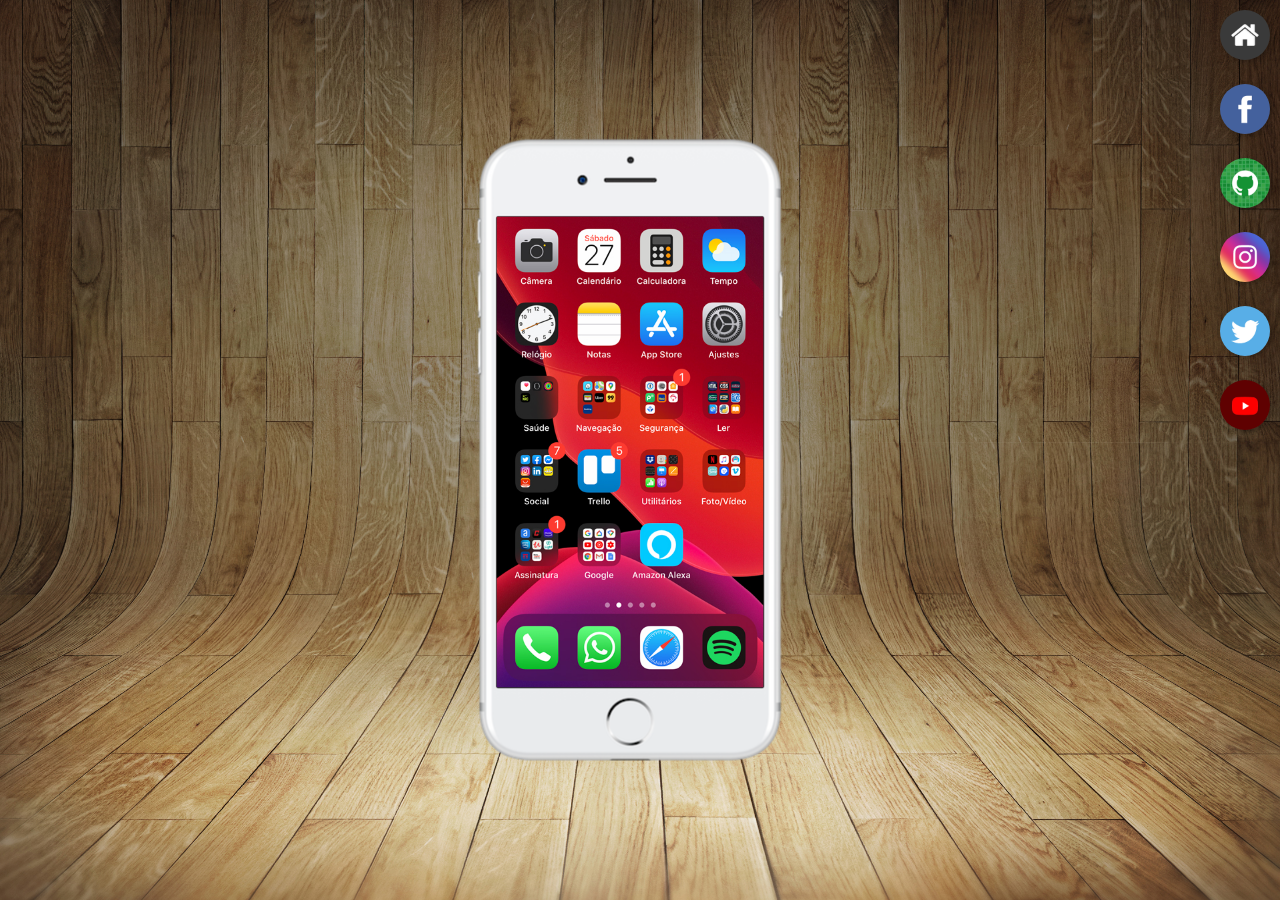
<file: index.html>
<!DOCTYPE html>
<html lang="pt-br">
<head>
    <meta charset="UTF-8">
    <meta name="viewport" content="width=device-width, initial-scale=1.0">
    <title>Projeto Redes Sociais</title>
    <link rel="shortcut icon" href="favicon.ico" type="image/x-icon">
    <link rel="stylesheet" href="style/stylestyle.css">
</head>
<body>
    <main>
        <section id="telephone">
            <iframe src="home.html" frameborder="0" name="tela" id="tela"></iframe>
        </section>
        <section id="social-media">
            <a href="home.html" target="tela"><img src="imagens/logo-home.jpg" alt=""></a><br>
            <a href="facebook.html" target="tela"><img src="imagens/logo-facebook.jpg" alt=""></a><br>
            <a href="github.html" target="tela"><img src="imagens/logo-github.jpg" alt=""></a><br>
            <a href="instagram.html" target="tela"><img src="imagens/logo-instagram.jpg" alt=""></a><br>
            <a href="twiter.html" target="tela"><img src="imagens/logo-twitter.jpg" alt=""></a><br>
            <a href="youtube.html" target="tela"><img src="imagens/logo-youtube.jpg" alt=""></a>
        </section>
    </main>
</body>
</html>
</file>
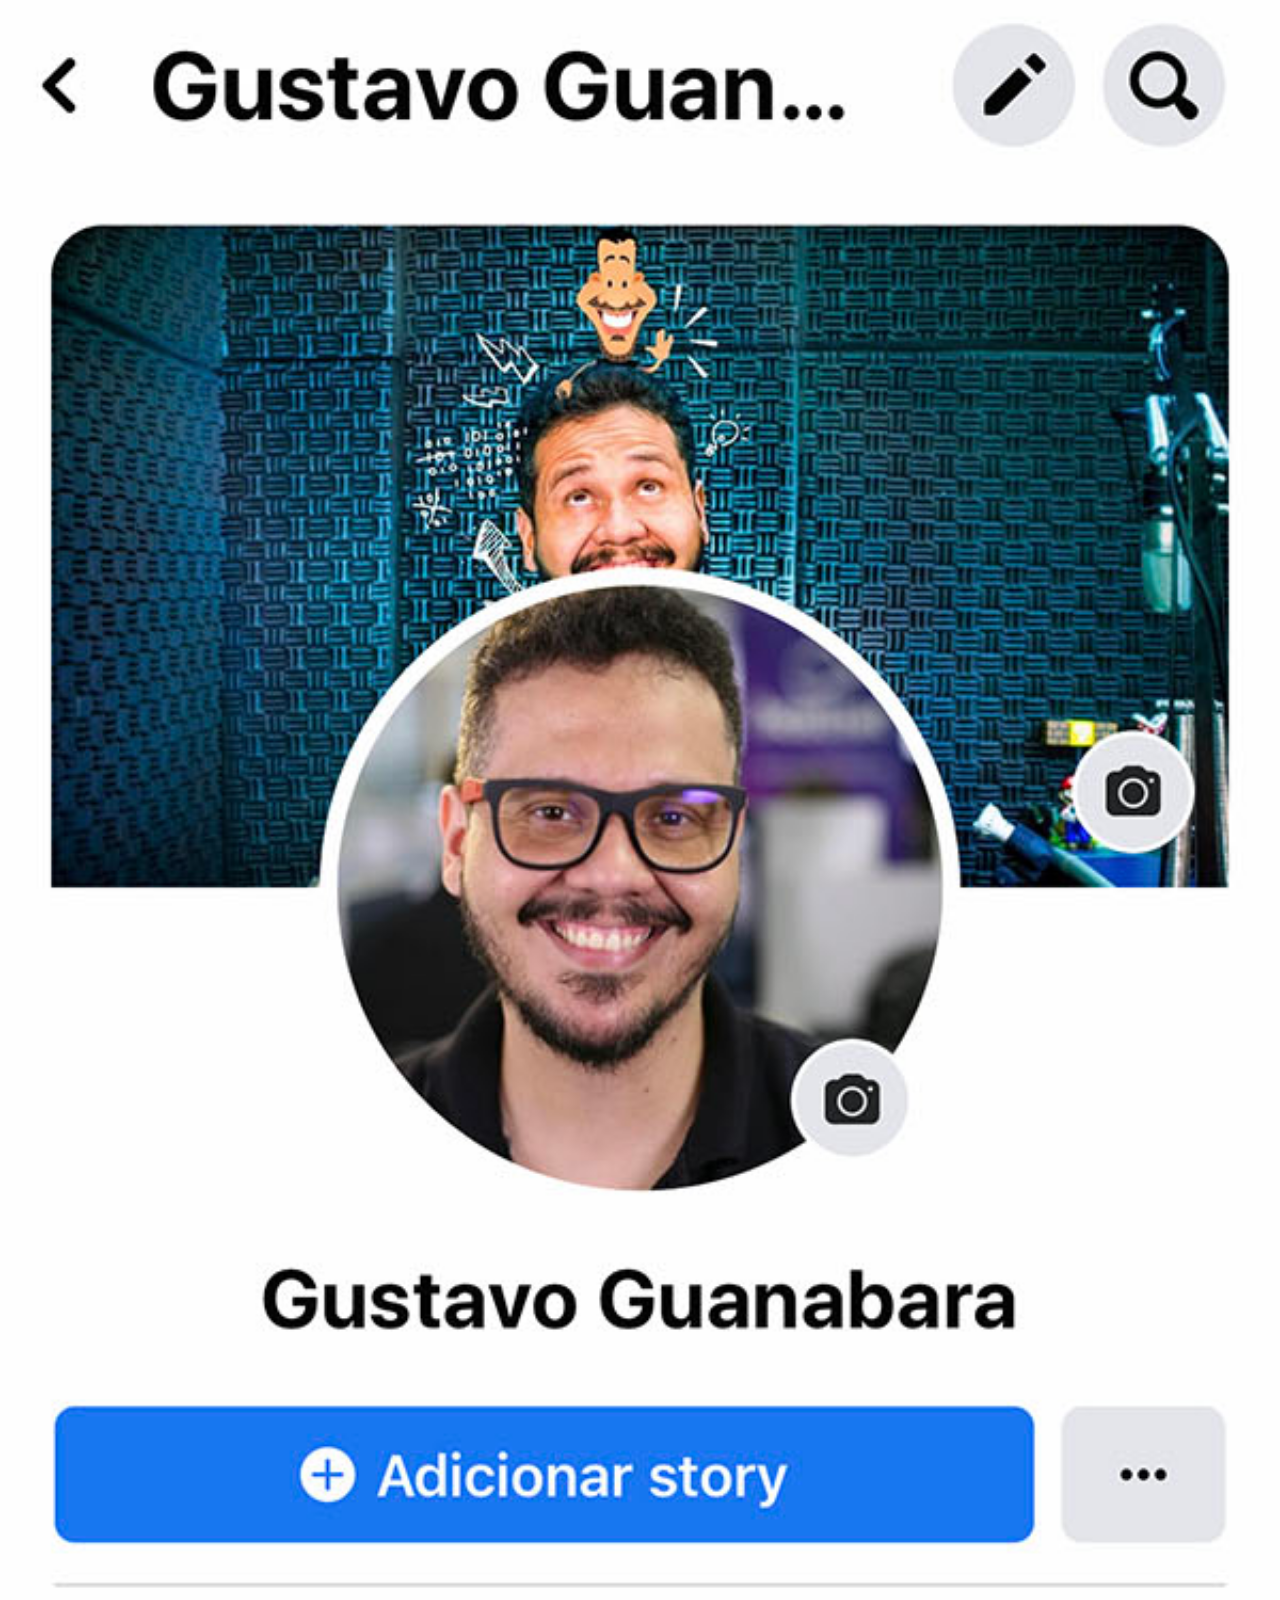
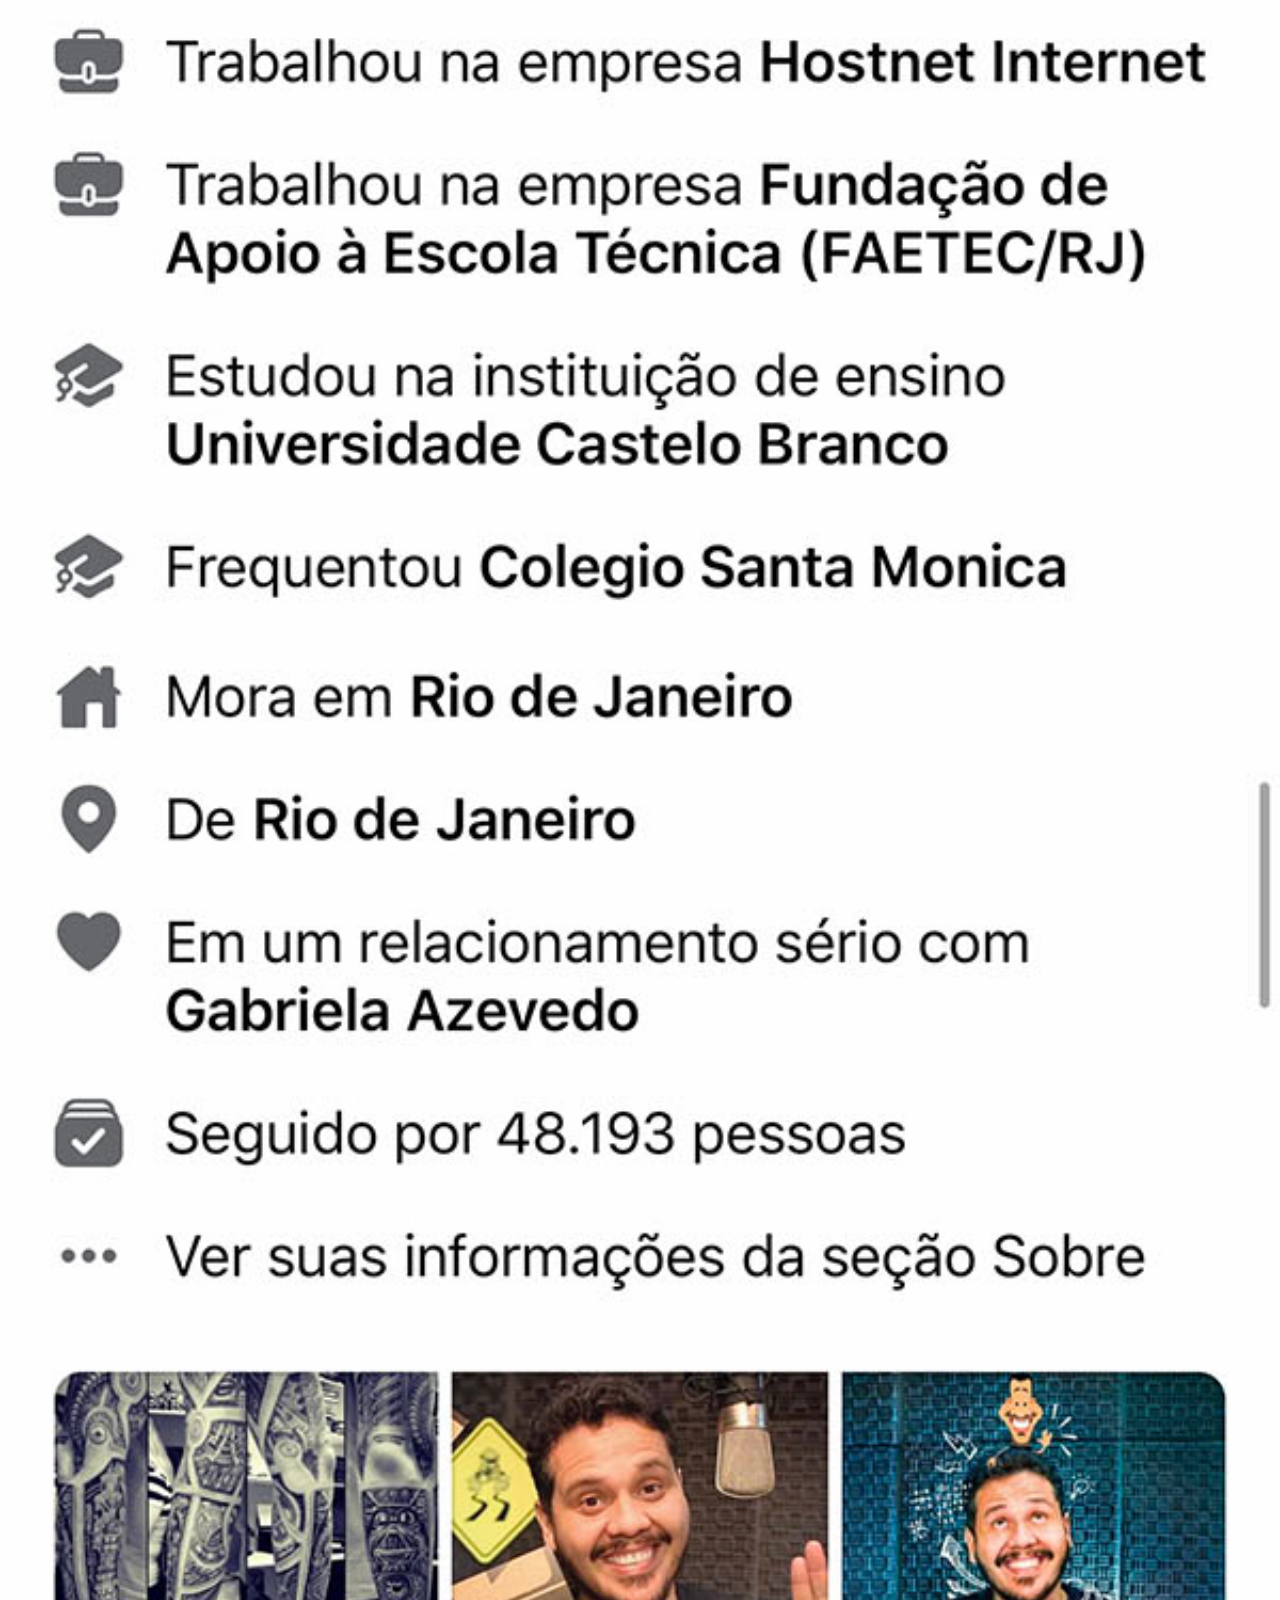
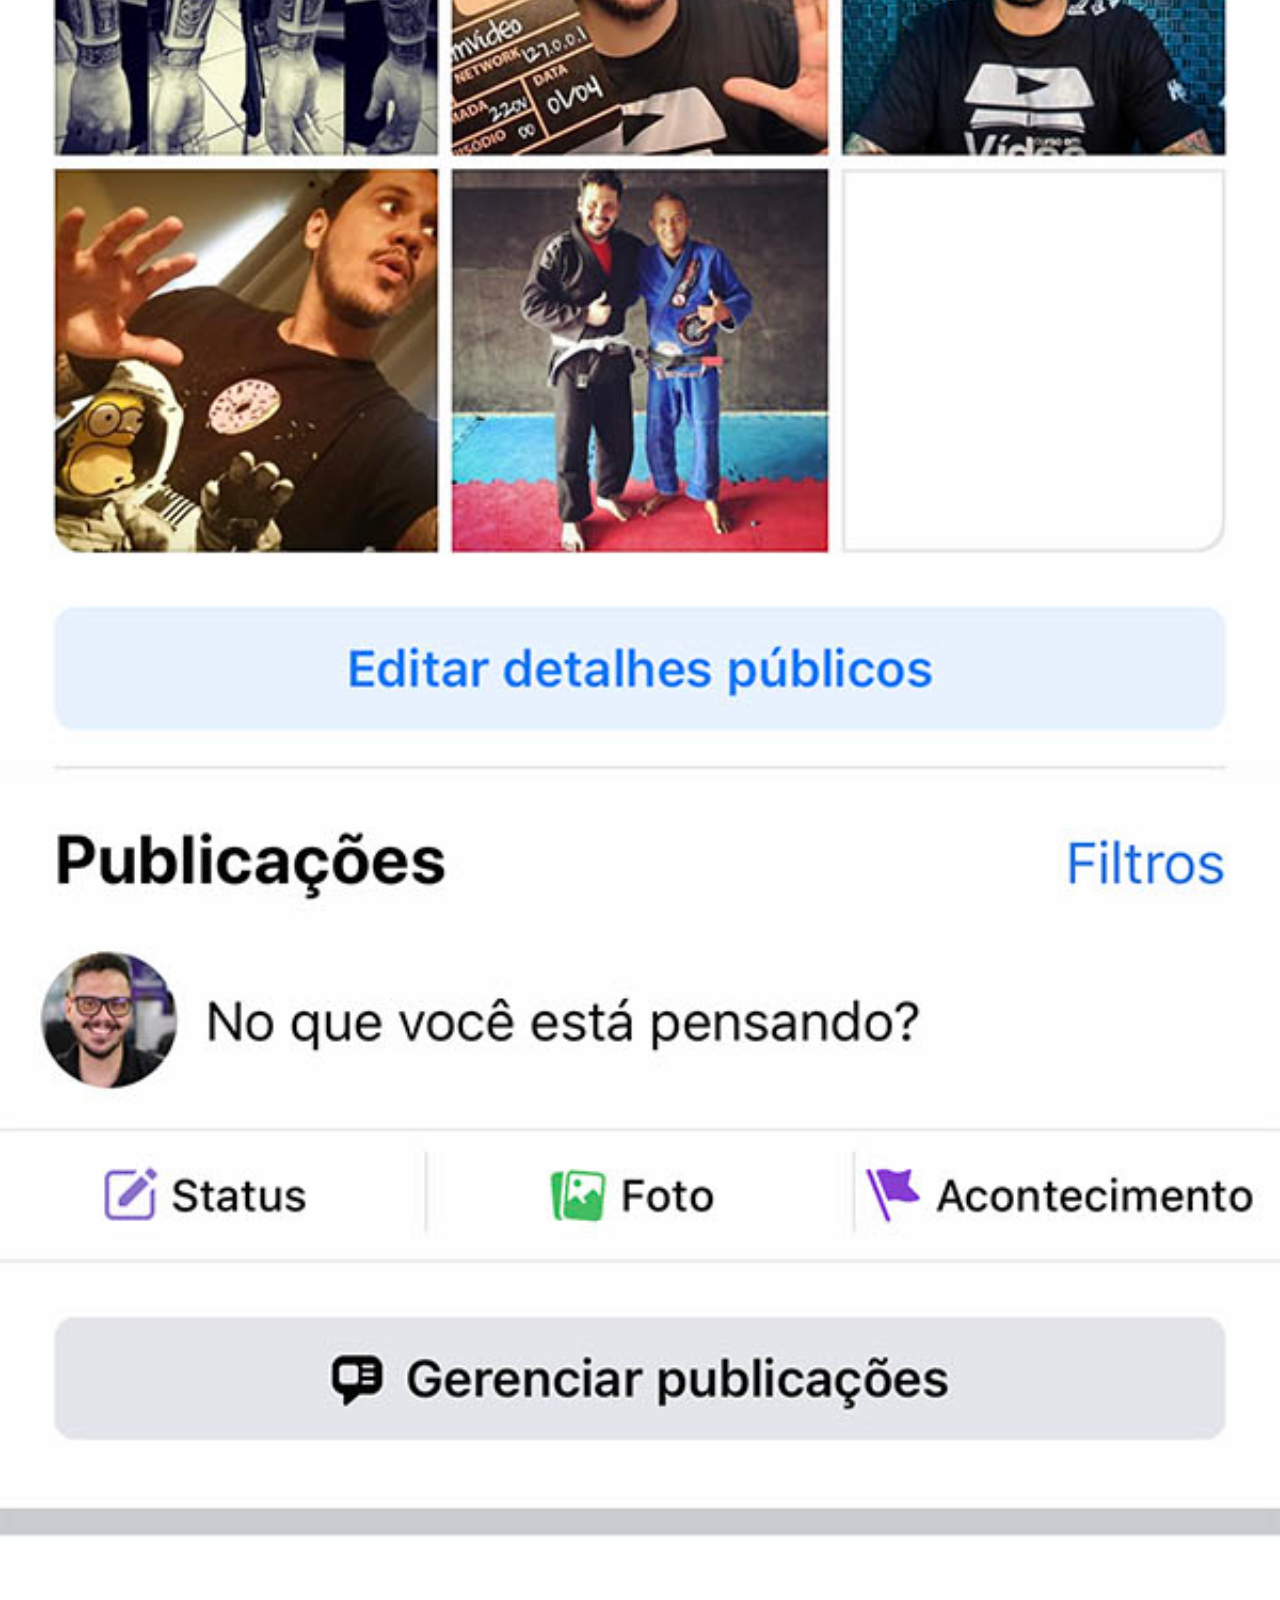
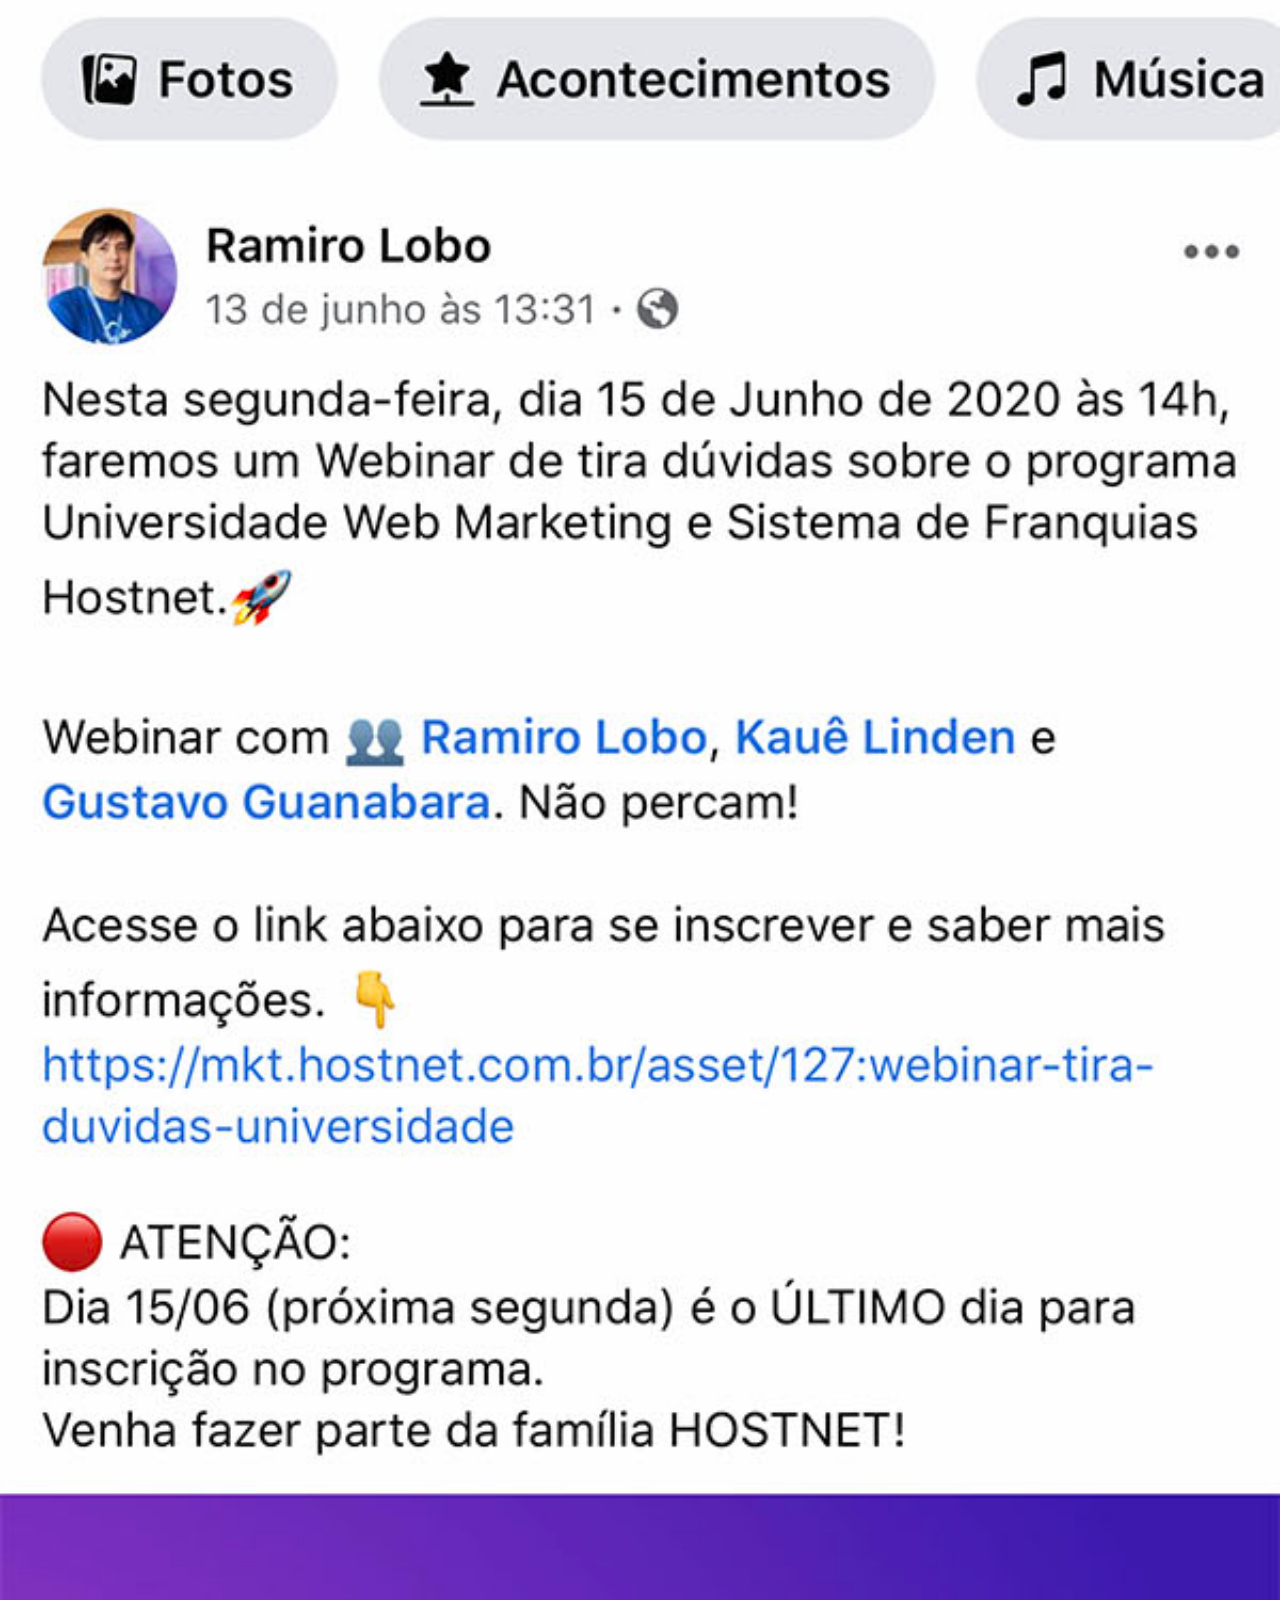
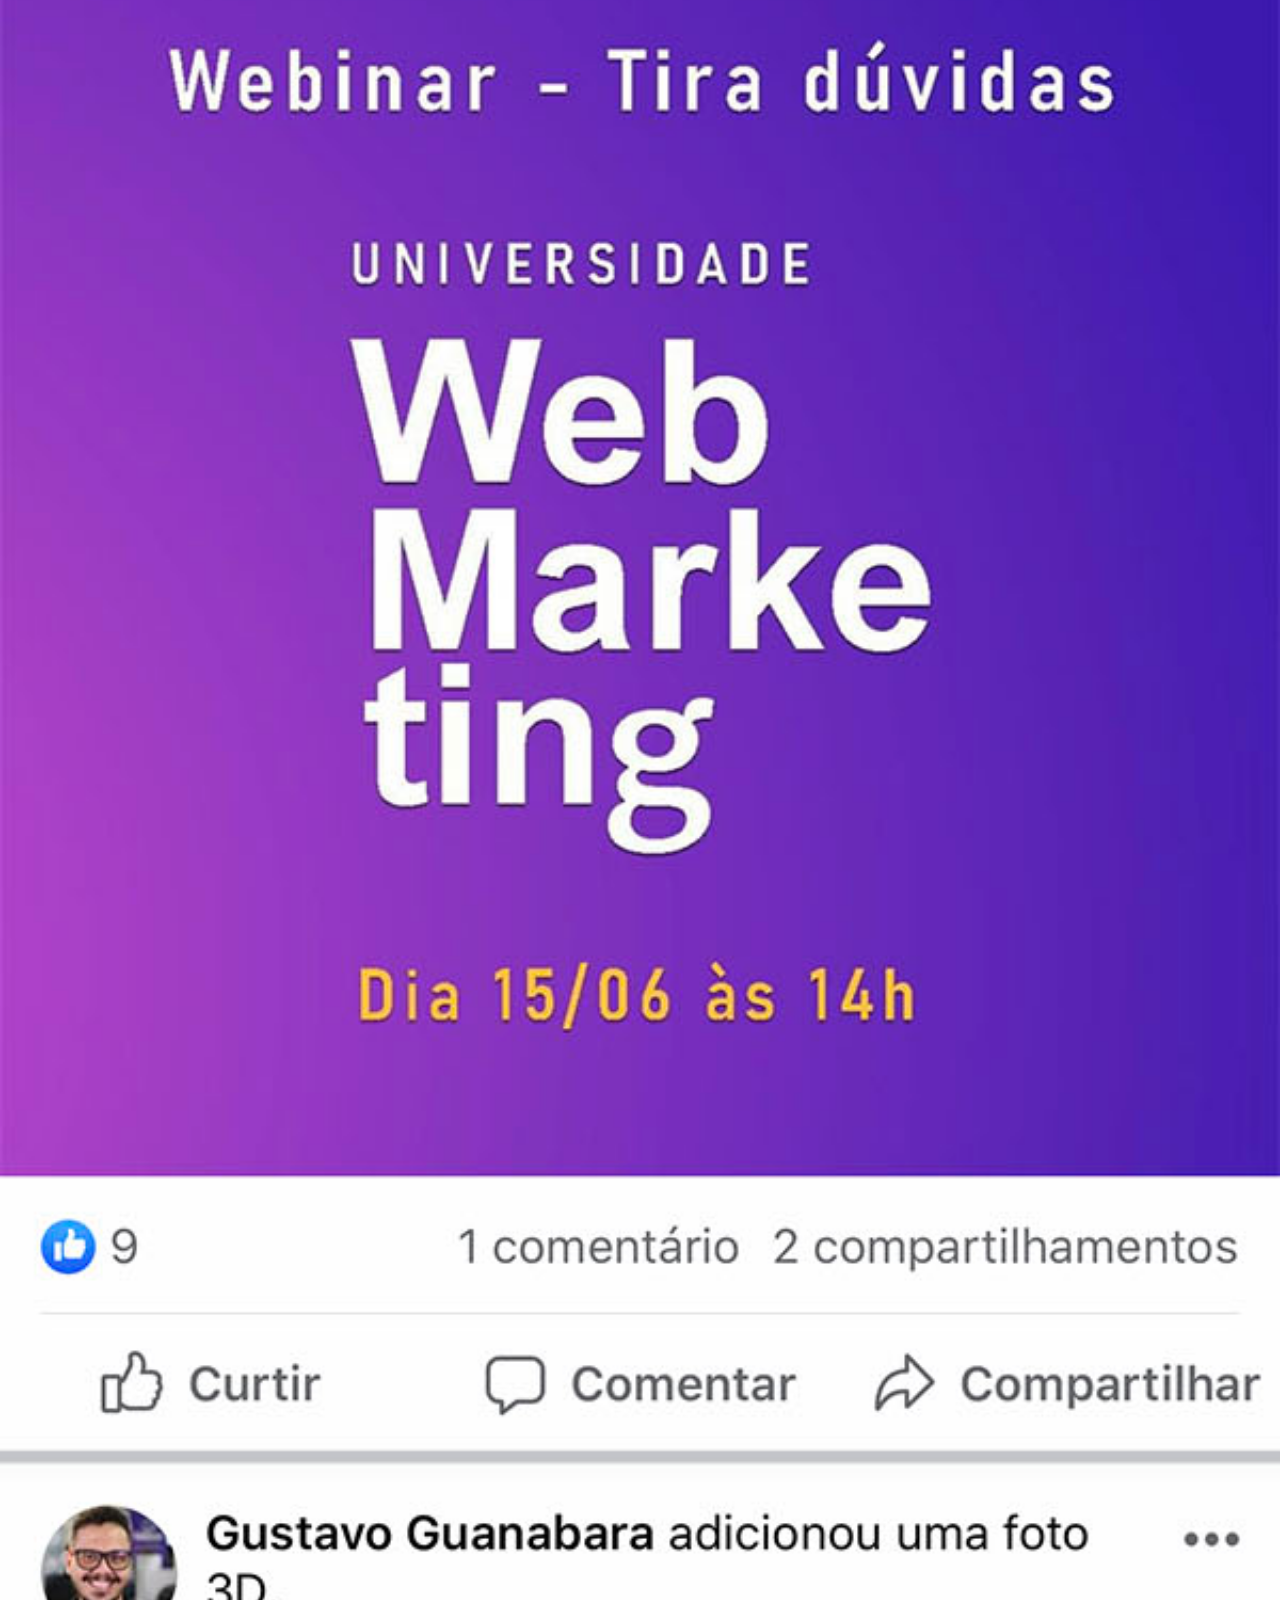
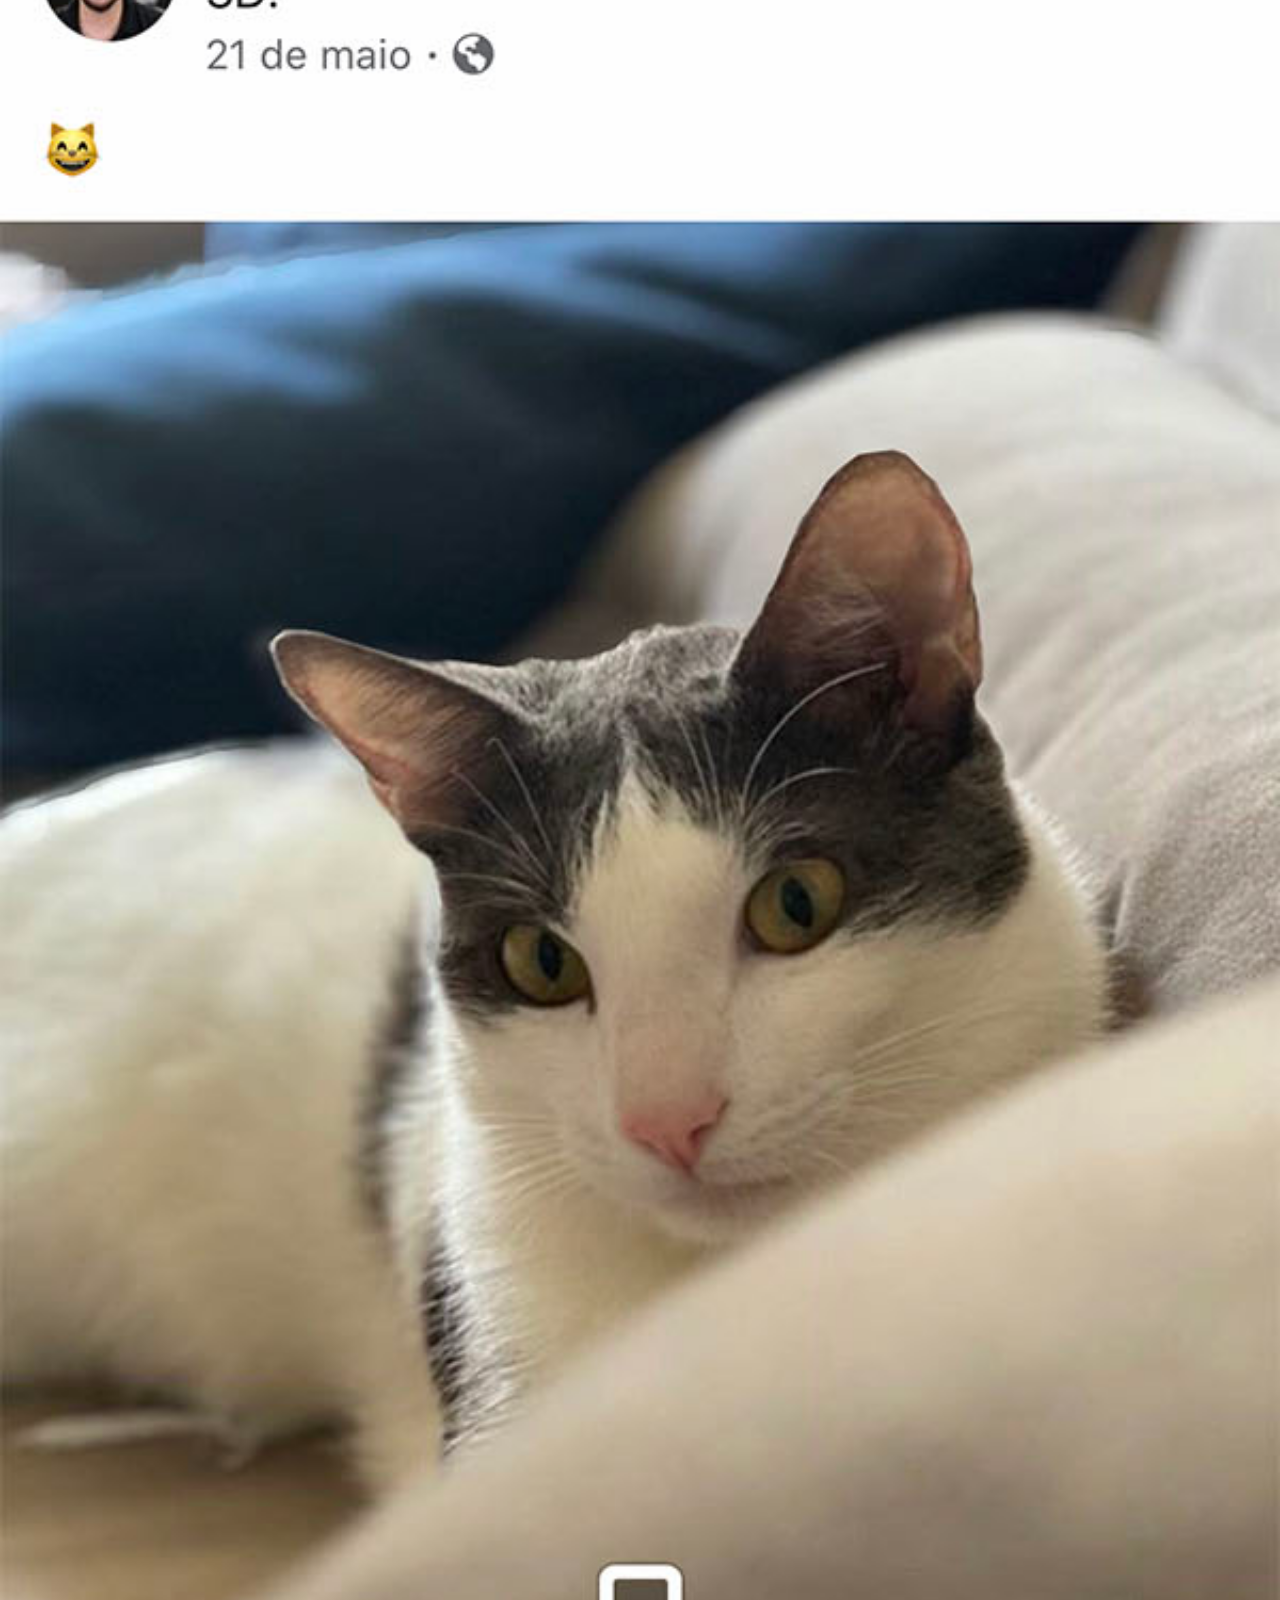
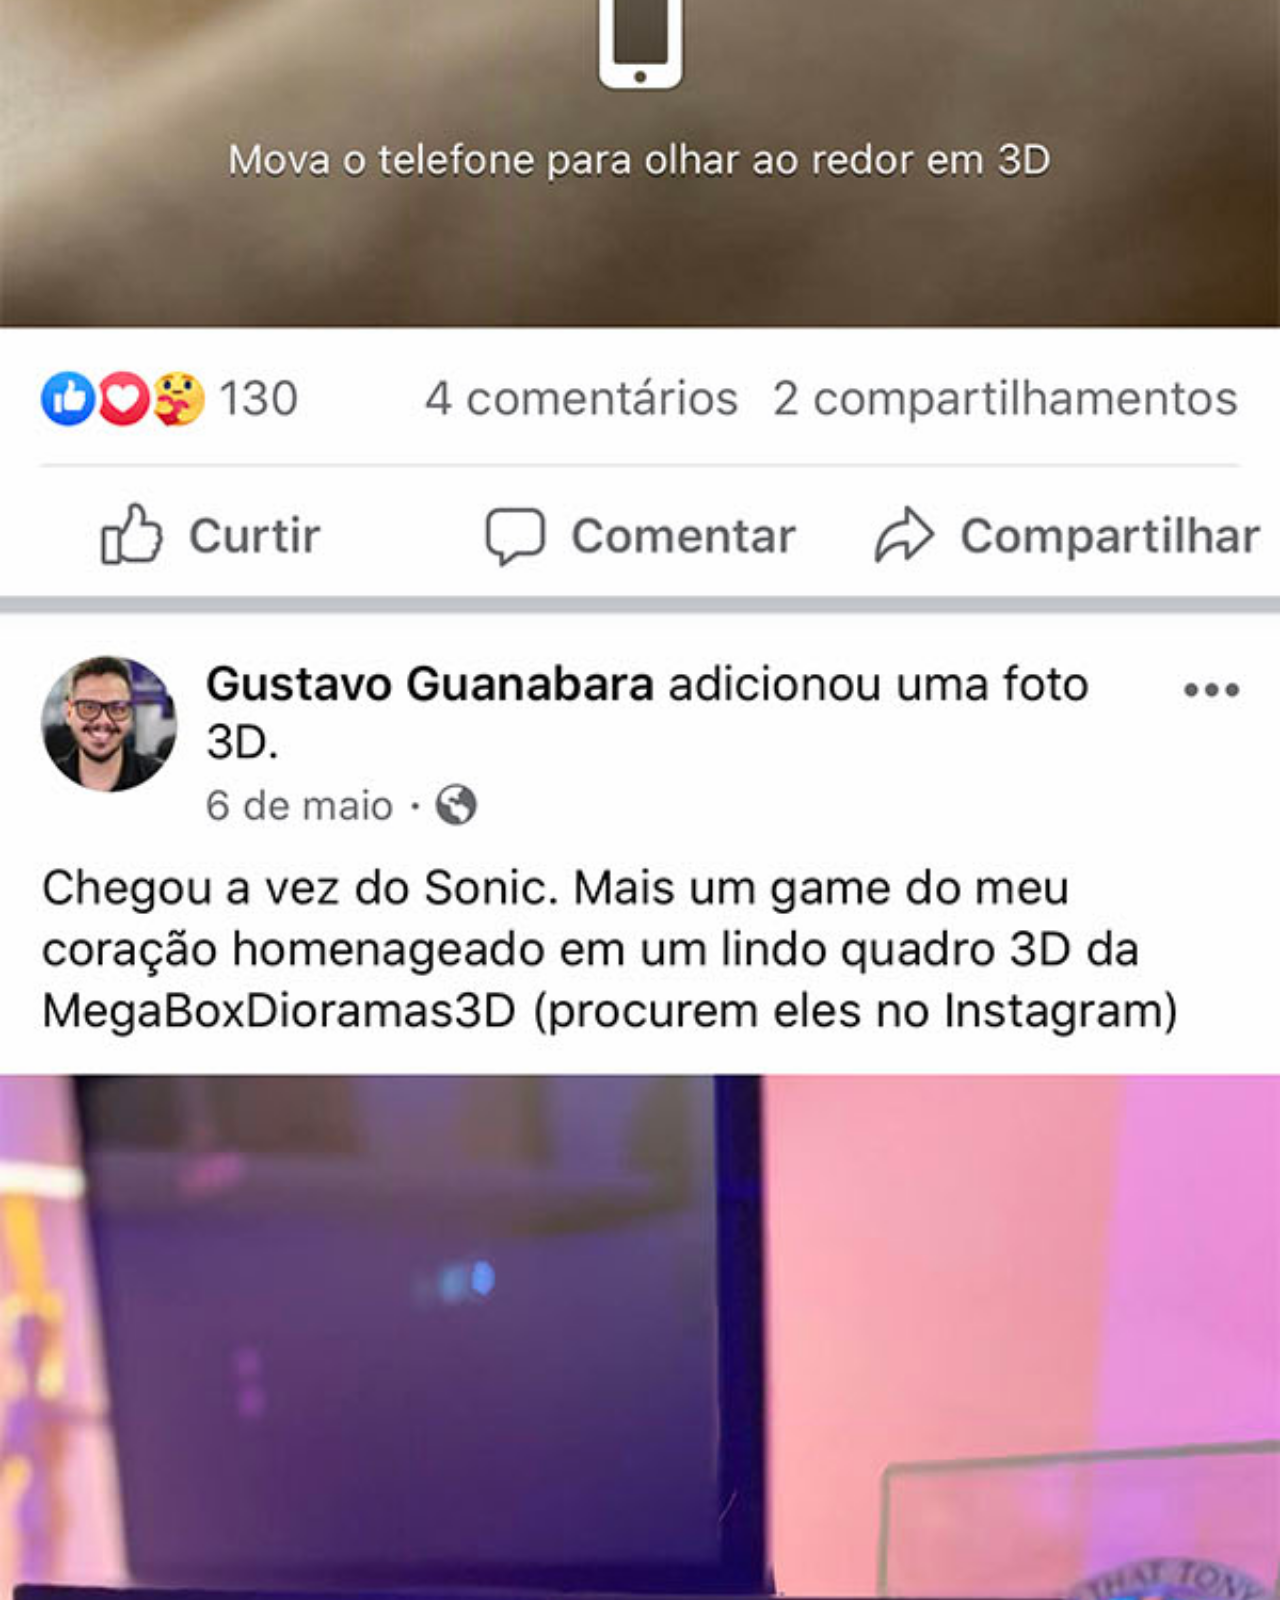
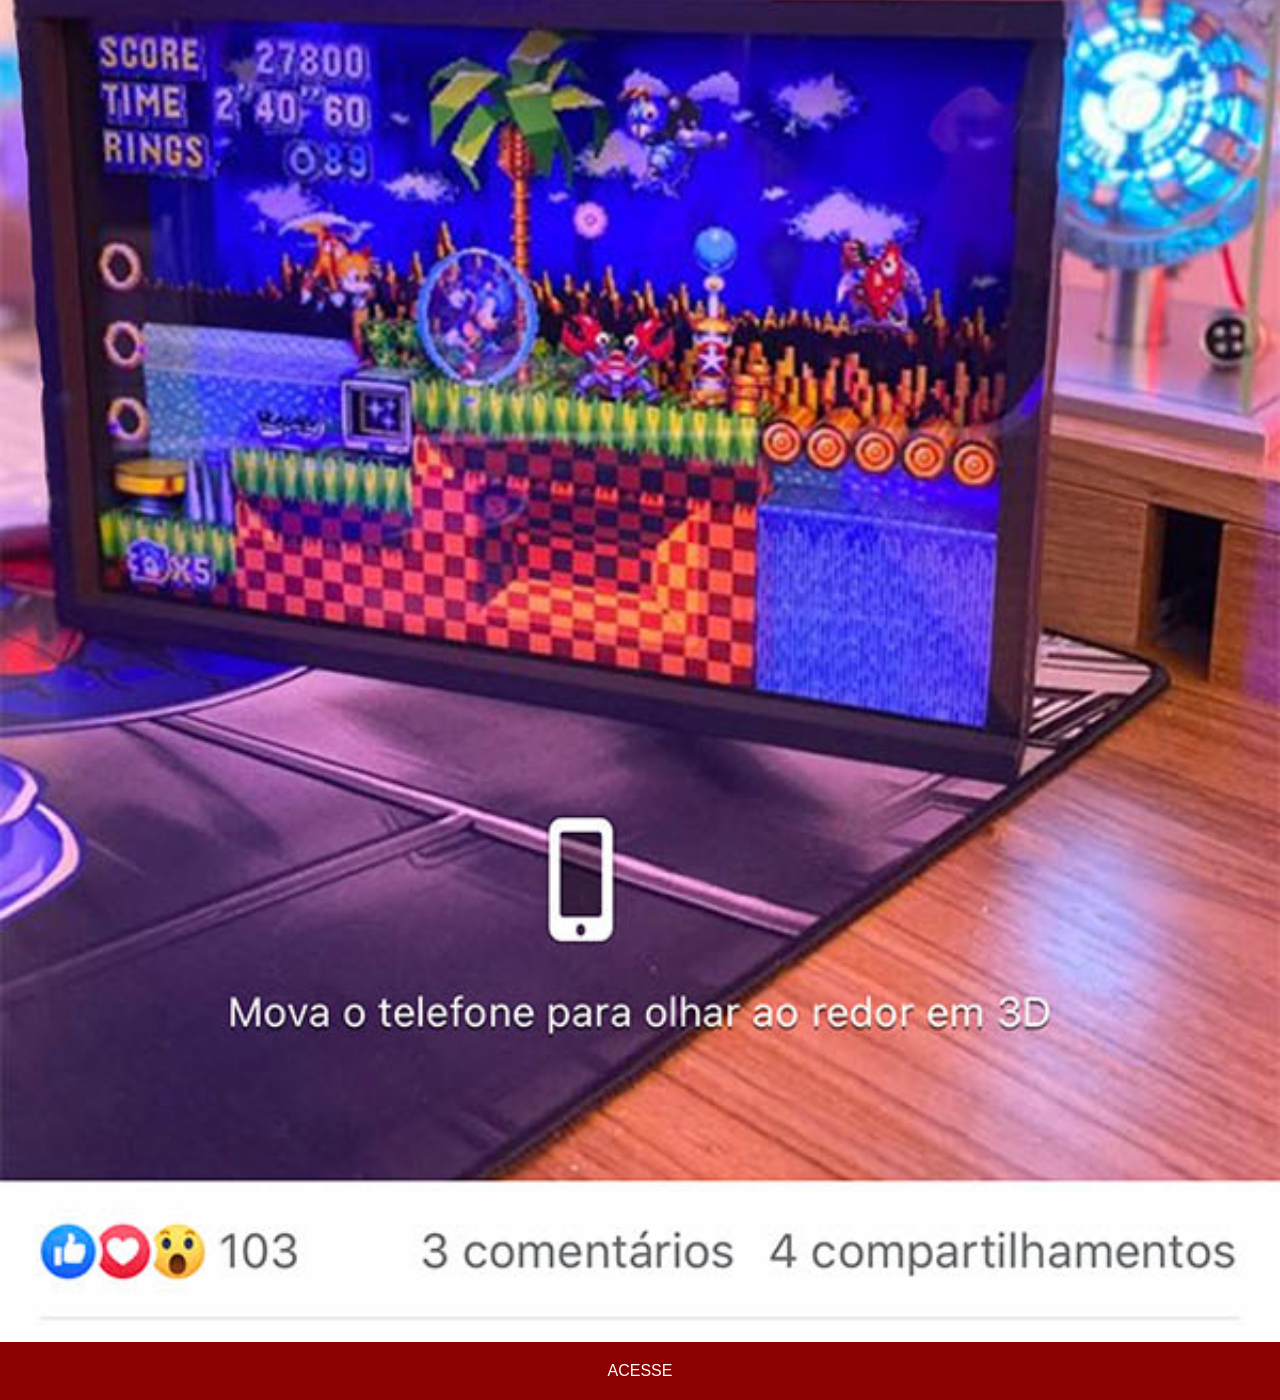
<file: facebook.html>
<!DOCTYPE html>
<html lang="pt-br">
<head>
    <meta charset="UTF-8">
    <meta name="viewport" content="width=device-width, initial-scale=1.0">
    <title>Document</title>
    <link rel="stylesheet" href="estilo/social.css">
</head>
<body>
    <img src="imagens/tela-facebook.jpg" alt="facebook">
    <a href="https://www.facebook.com/gustavoguanabara/?locale=pt_BR" target="_blank">ACESSE</a>
</body>
</html>
</file>
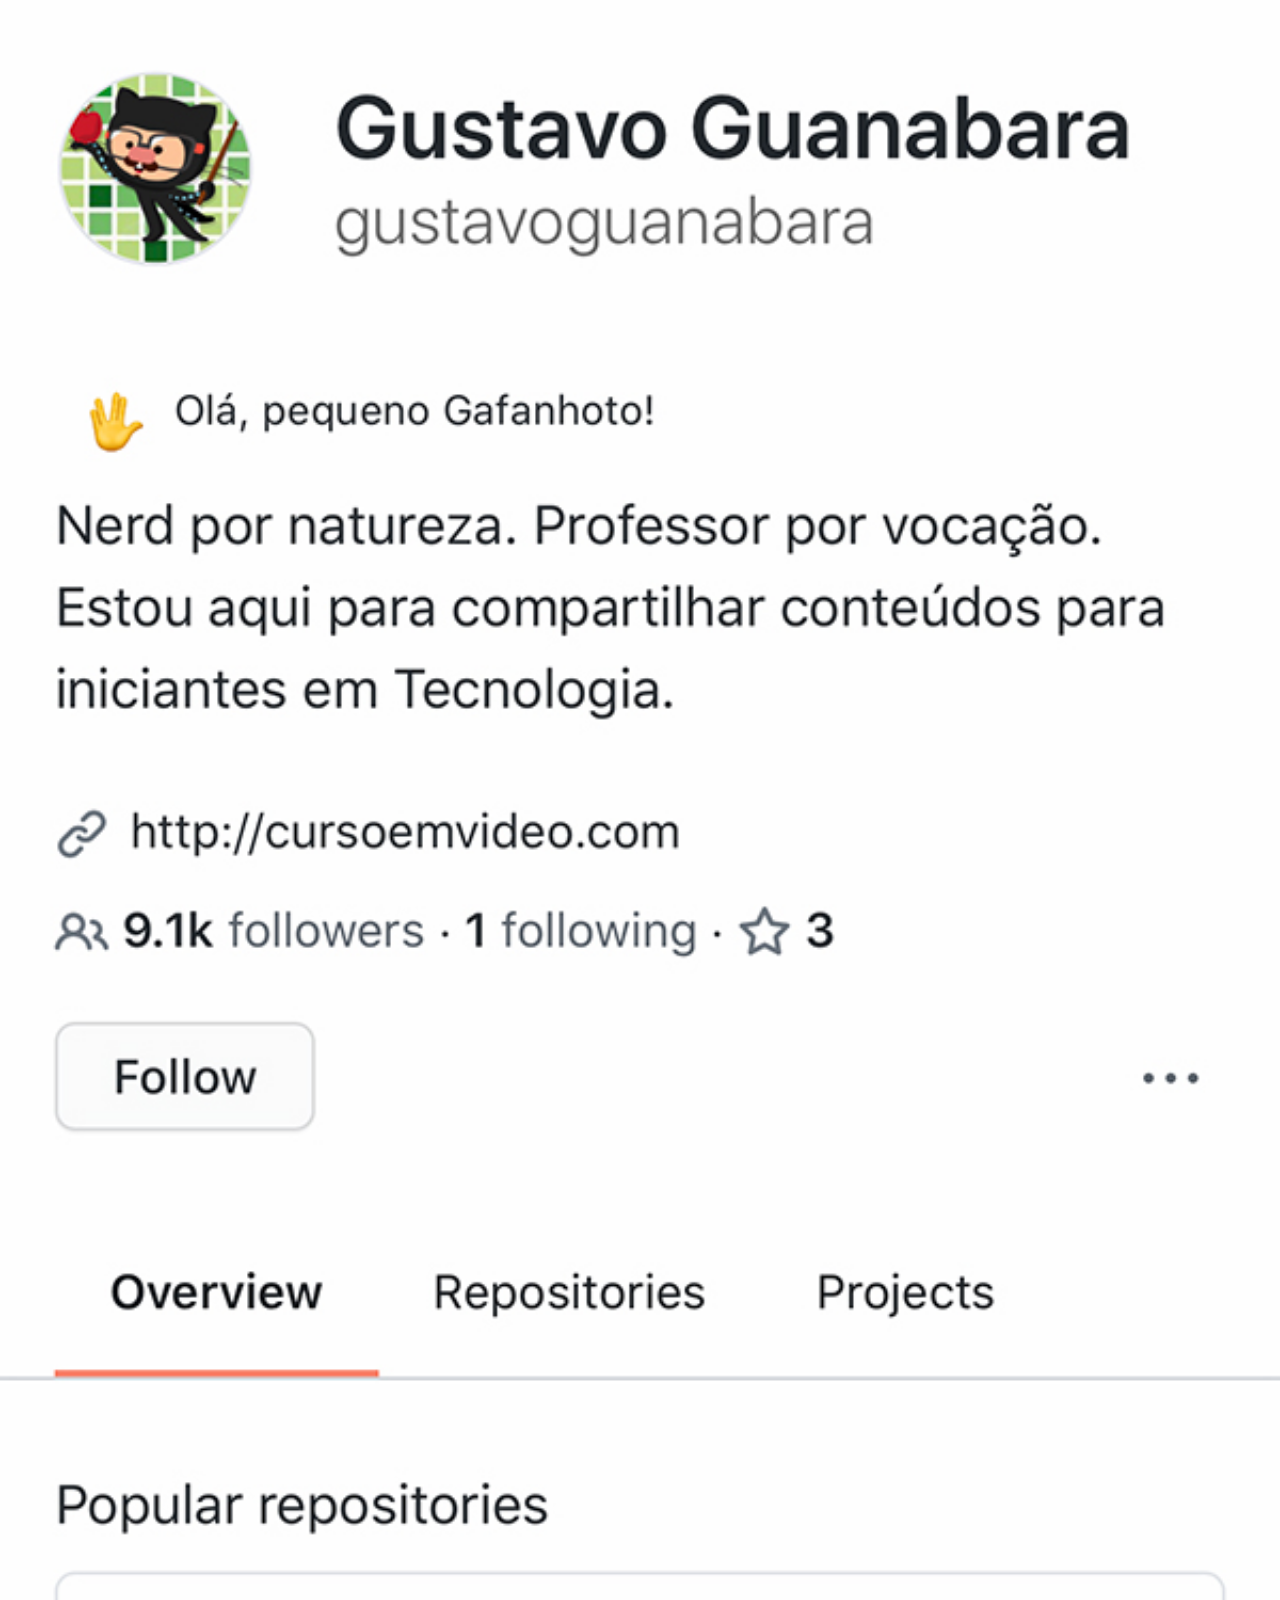
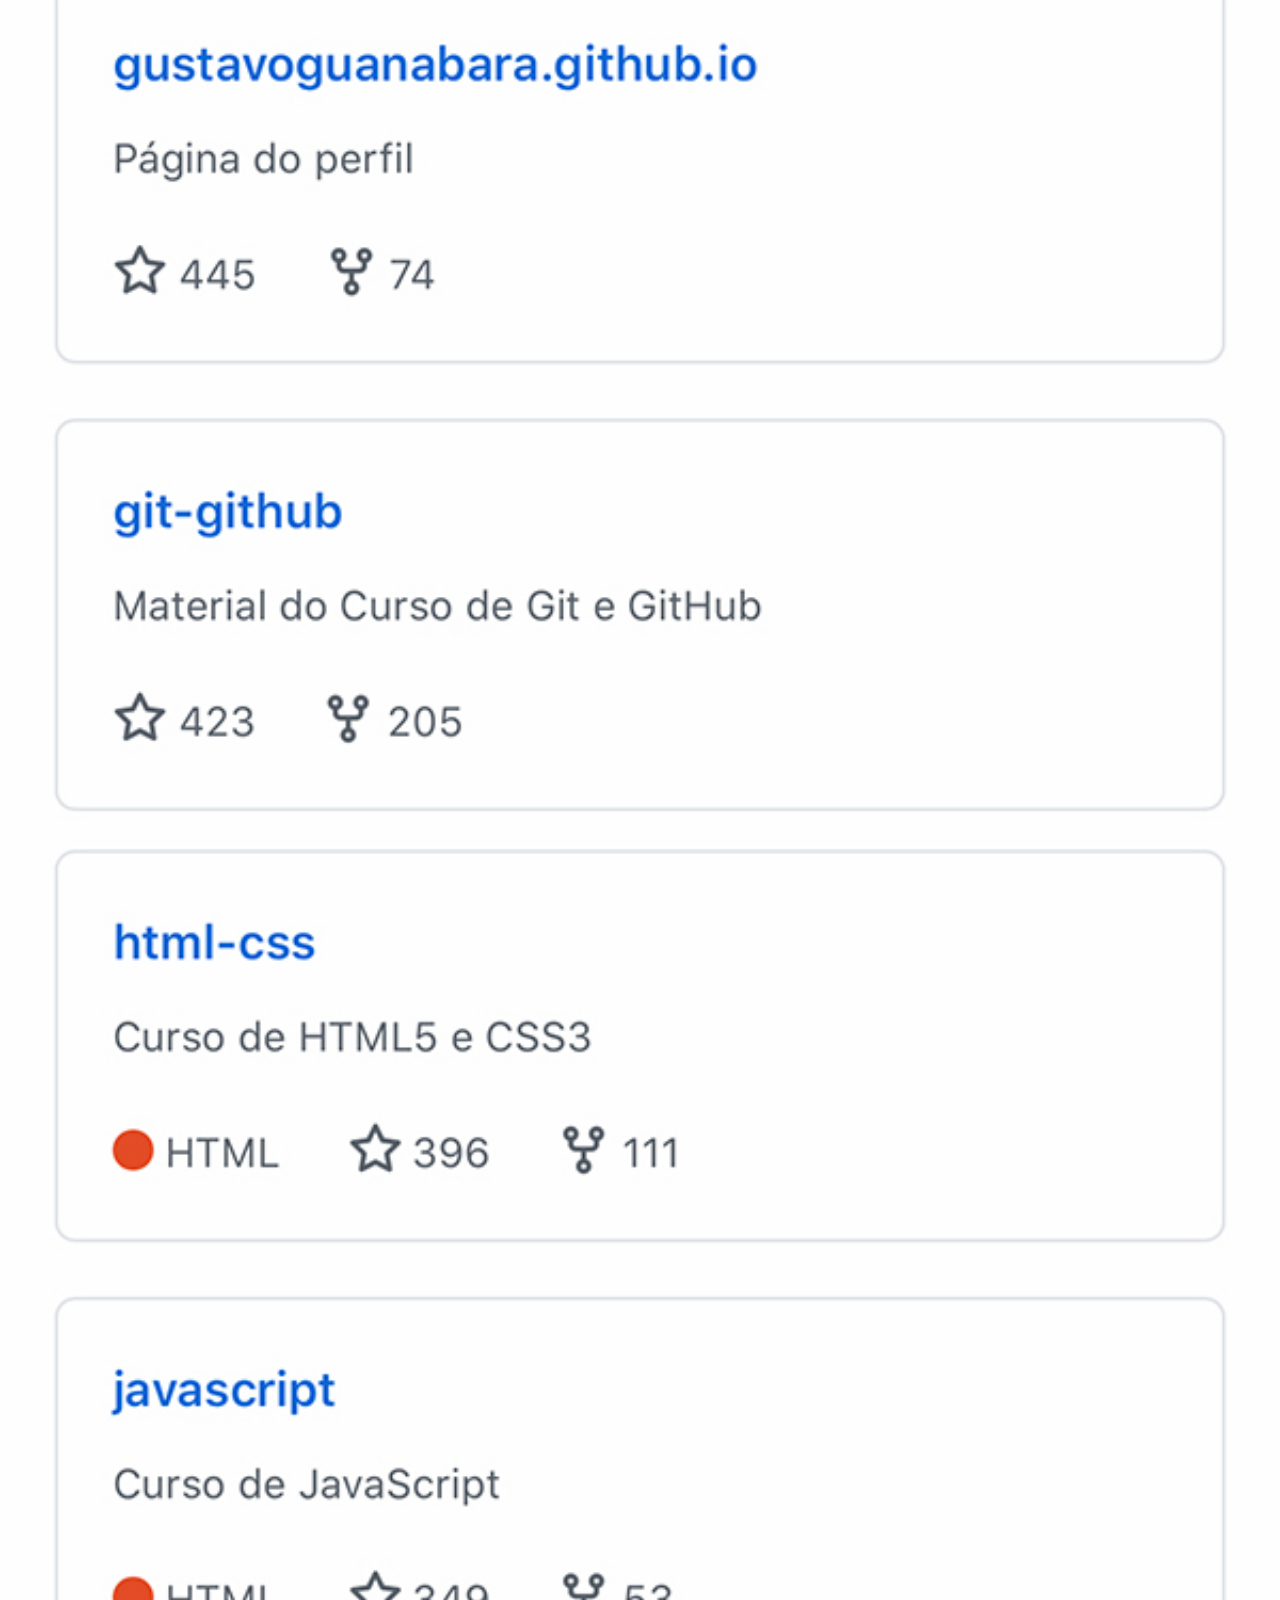
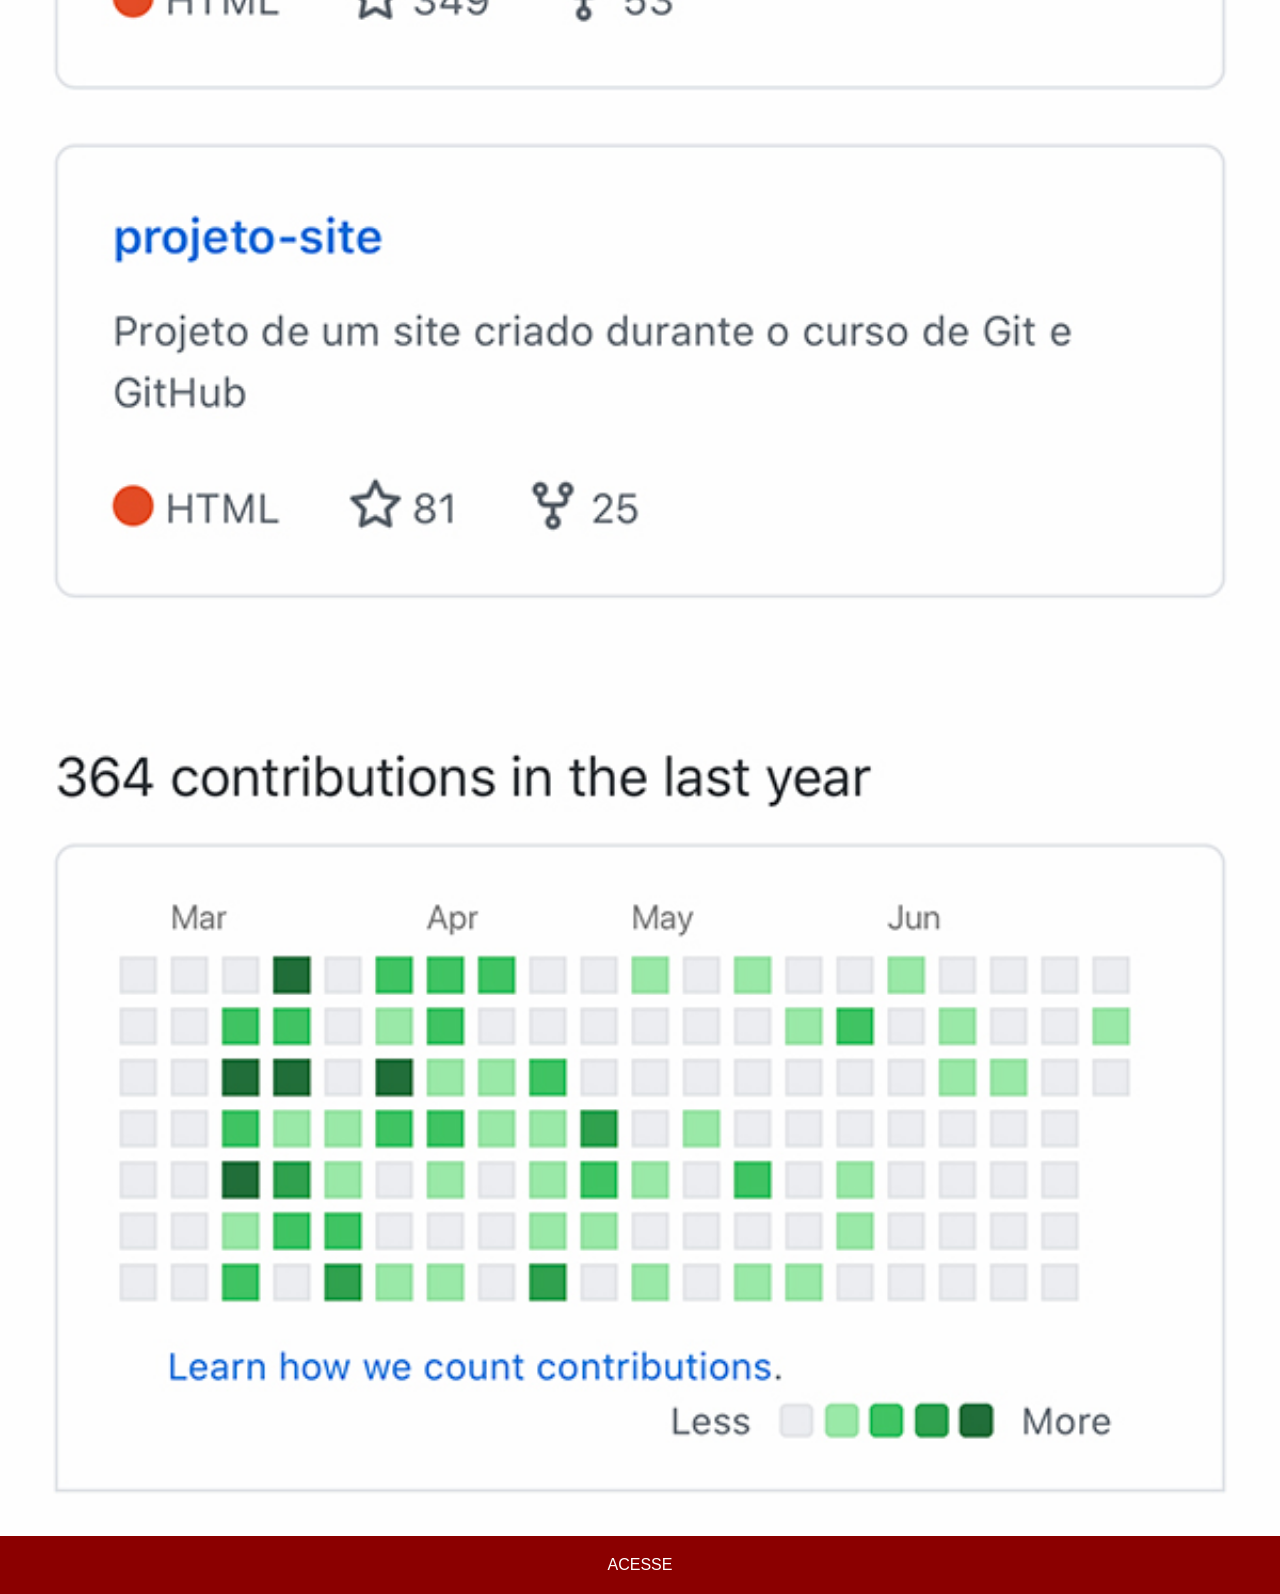
<file: github.html>
<!DOCTYPE html>
<html lang="pt-br">
<head>
    <meta charset="UTF-8">
    <meta name="viewport" content="width=device-width, initial-scale=1.0">
    <title>github</title>
    <link rel="stylesheet" href="estilo/social.css">
</head>
<body>
    <img src="imagens/tela-github.jpg" alt="github">
    <a href="https://github.com/gustavoguanabara" target="_blank">ACESSE</a>
</body>
</html>
</file>
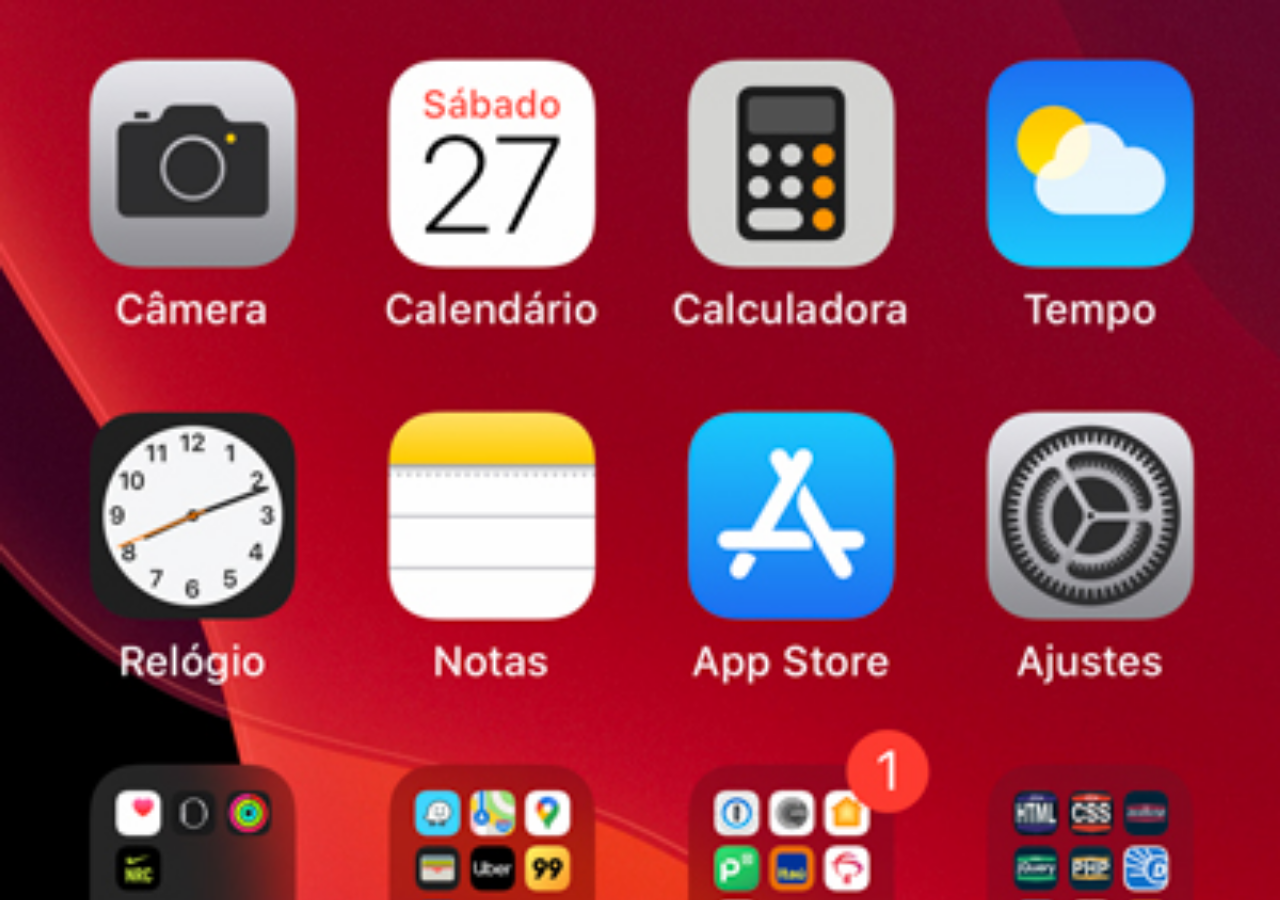
<file: home.html>
<!DOCTYPE html>
<html lang="pt-br">
<head>
    <meta charset="UTF-8">
    <meta name="viewport" content="width=device-width, initial-scale=1.0">
    <title>Document</title>
    <style>
        *{
            margin: 0px;
            padding: 0px;
        }
        body{
            width: 100vw;
            height: 100vh;
            background-color: black;
            background-image: url(imagens/tela-home.jpg);
            background-repeat: no-repeat;
            background-position: top;
            background-size: cover;
        }
    </style>
</head>
<body>
    
</body>
</html>
</file>
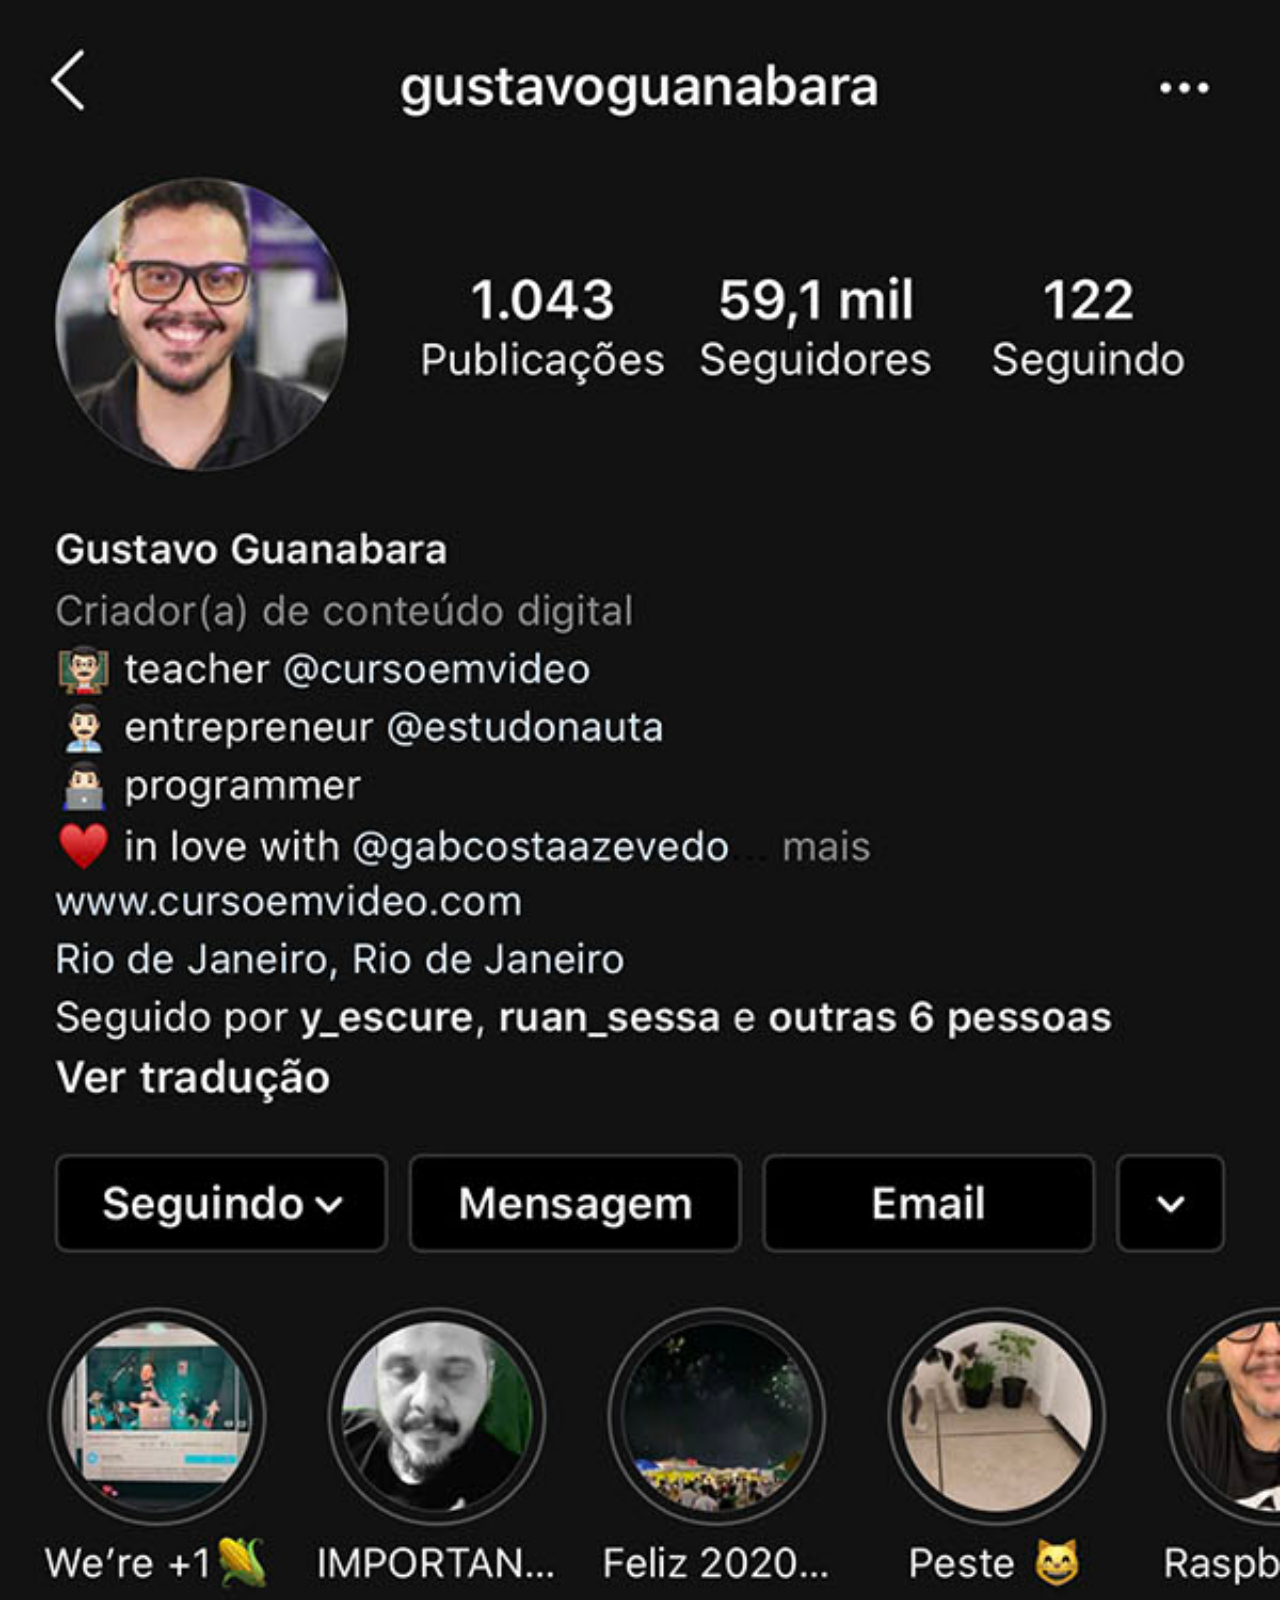
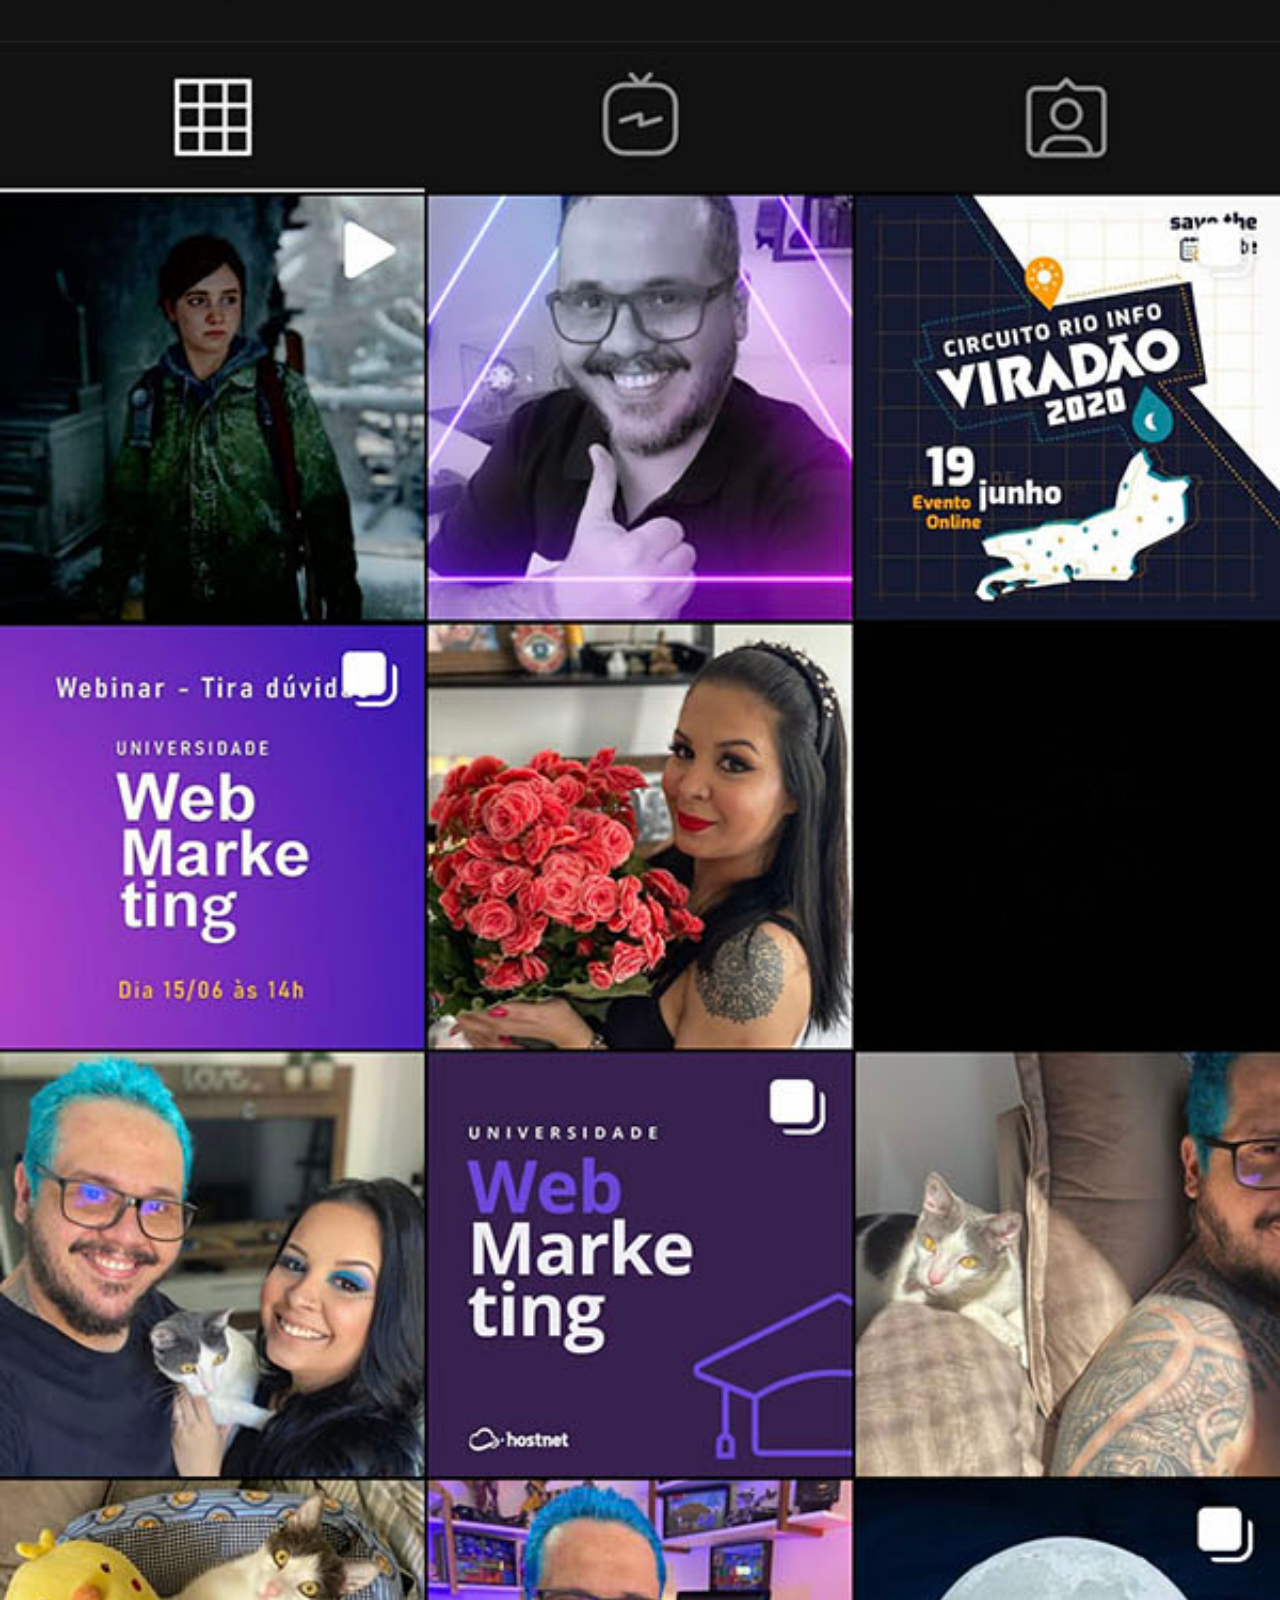
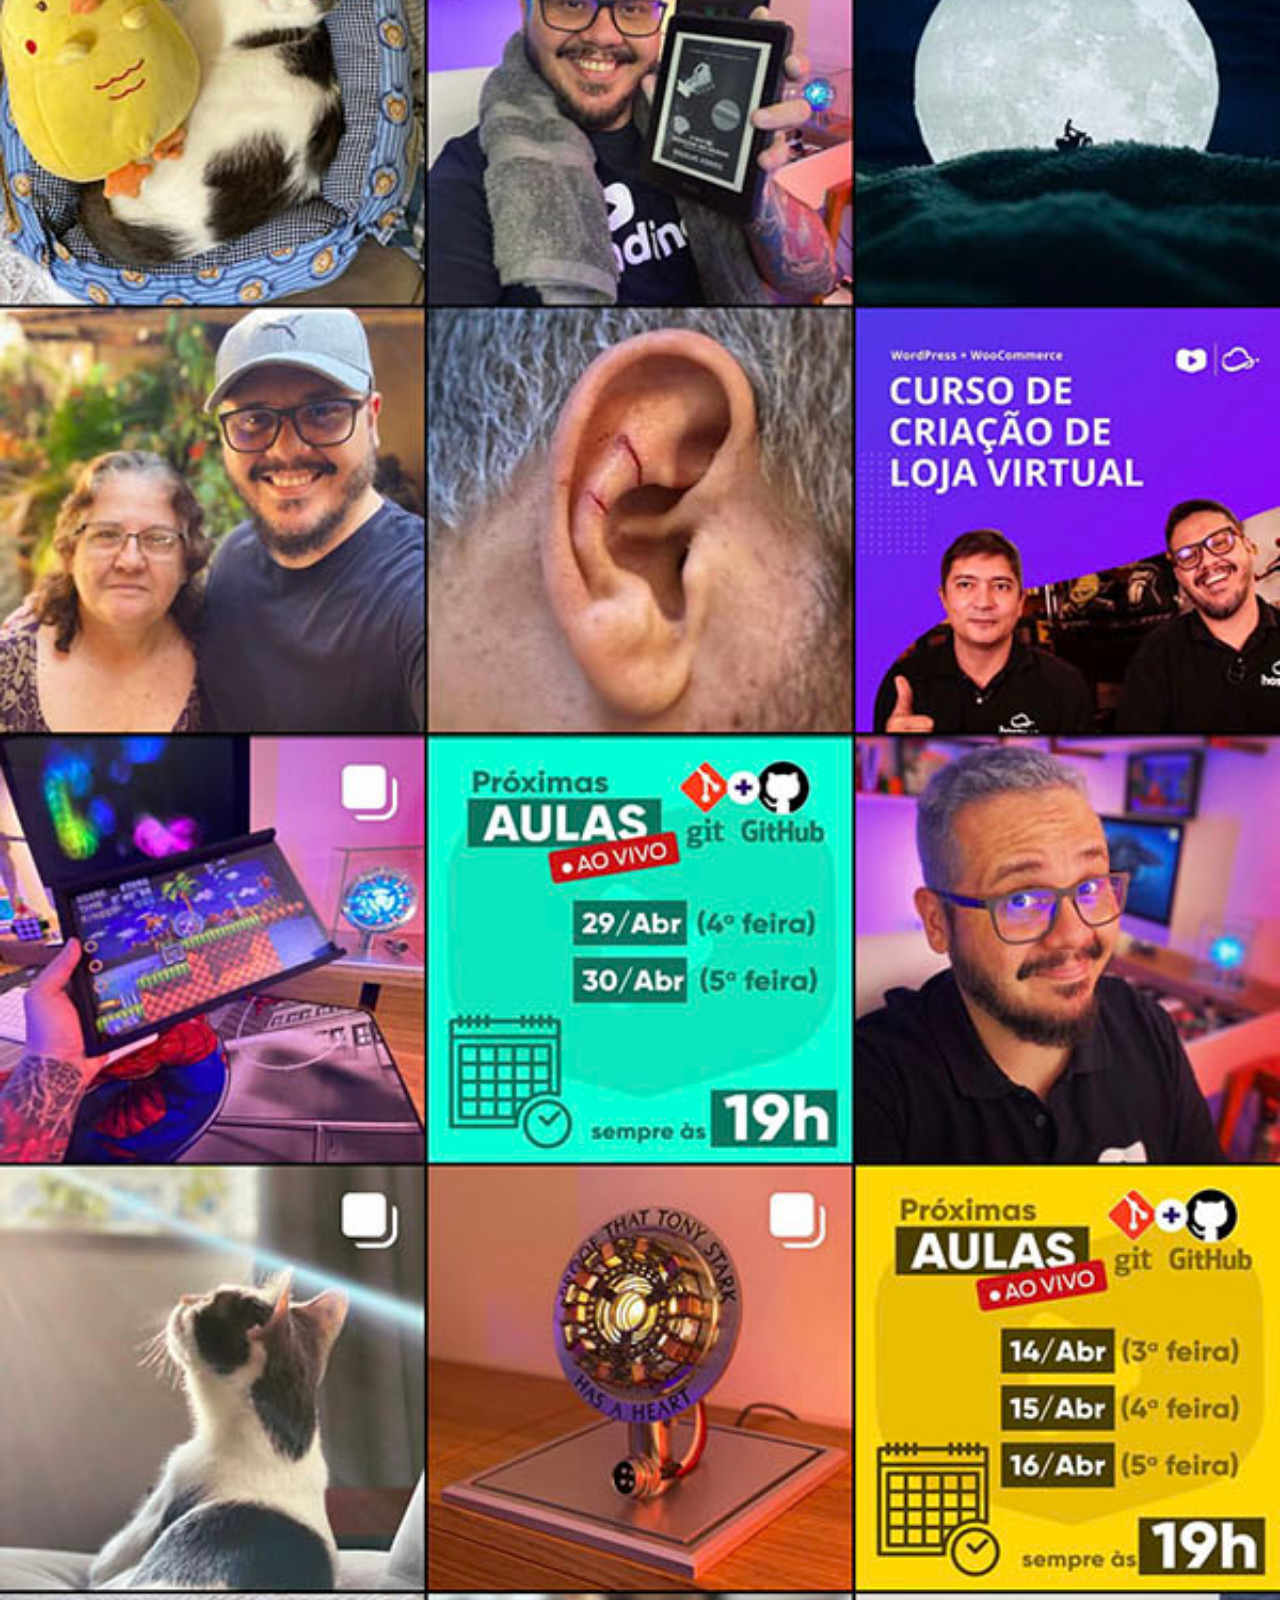
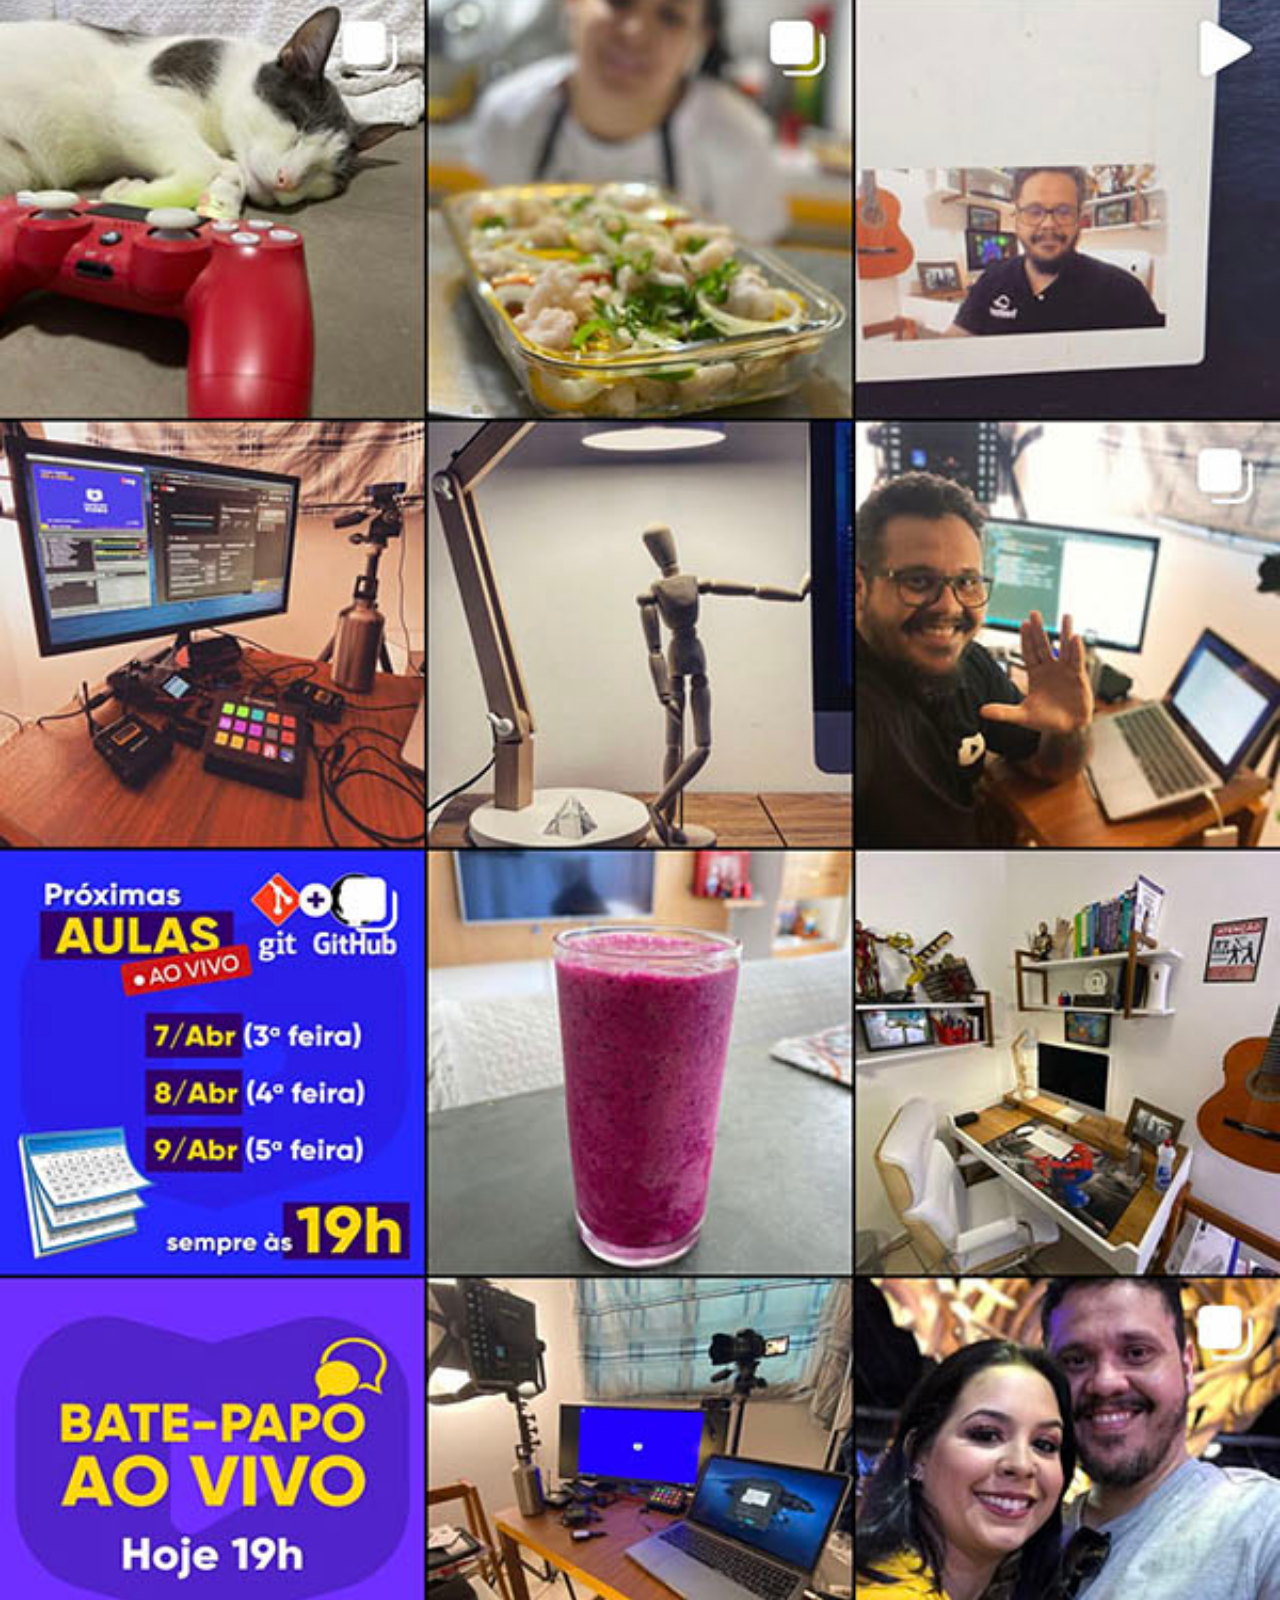
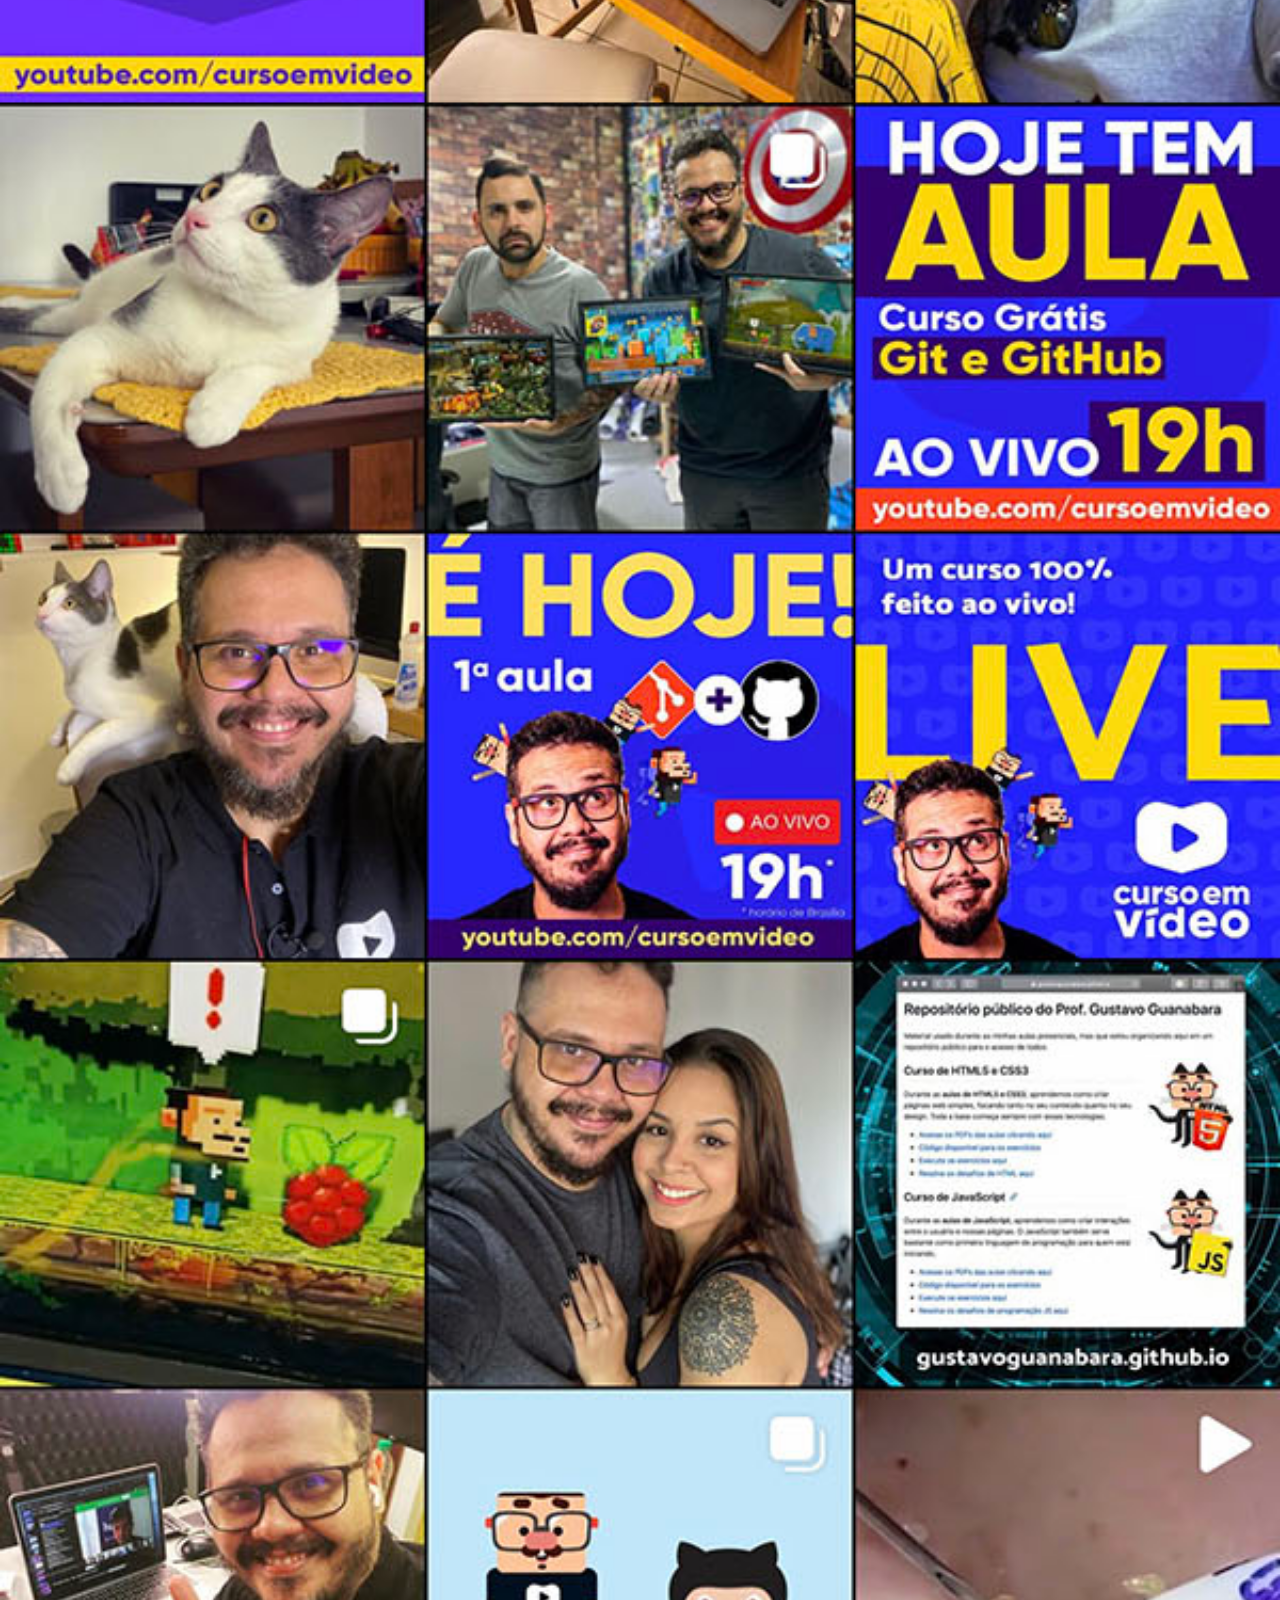
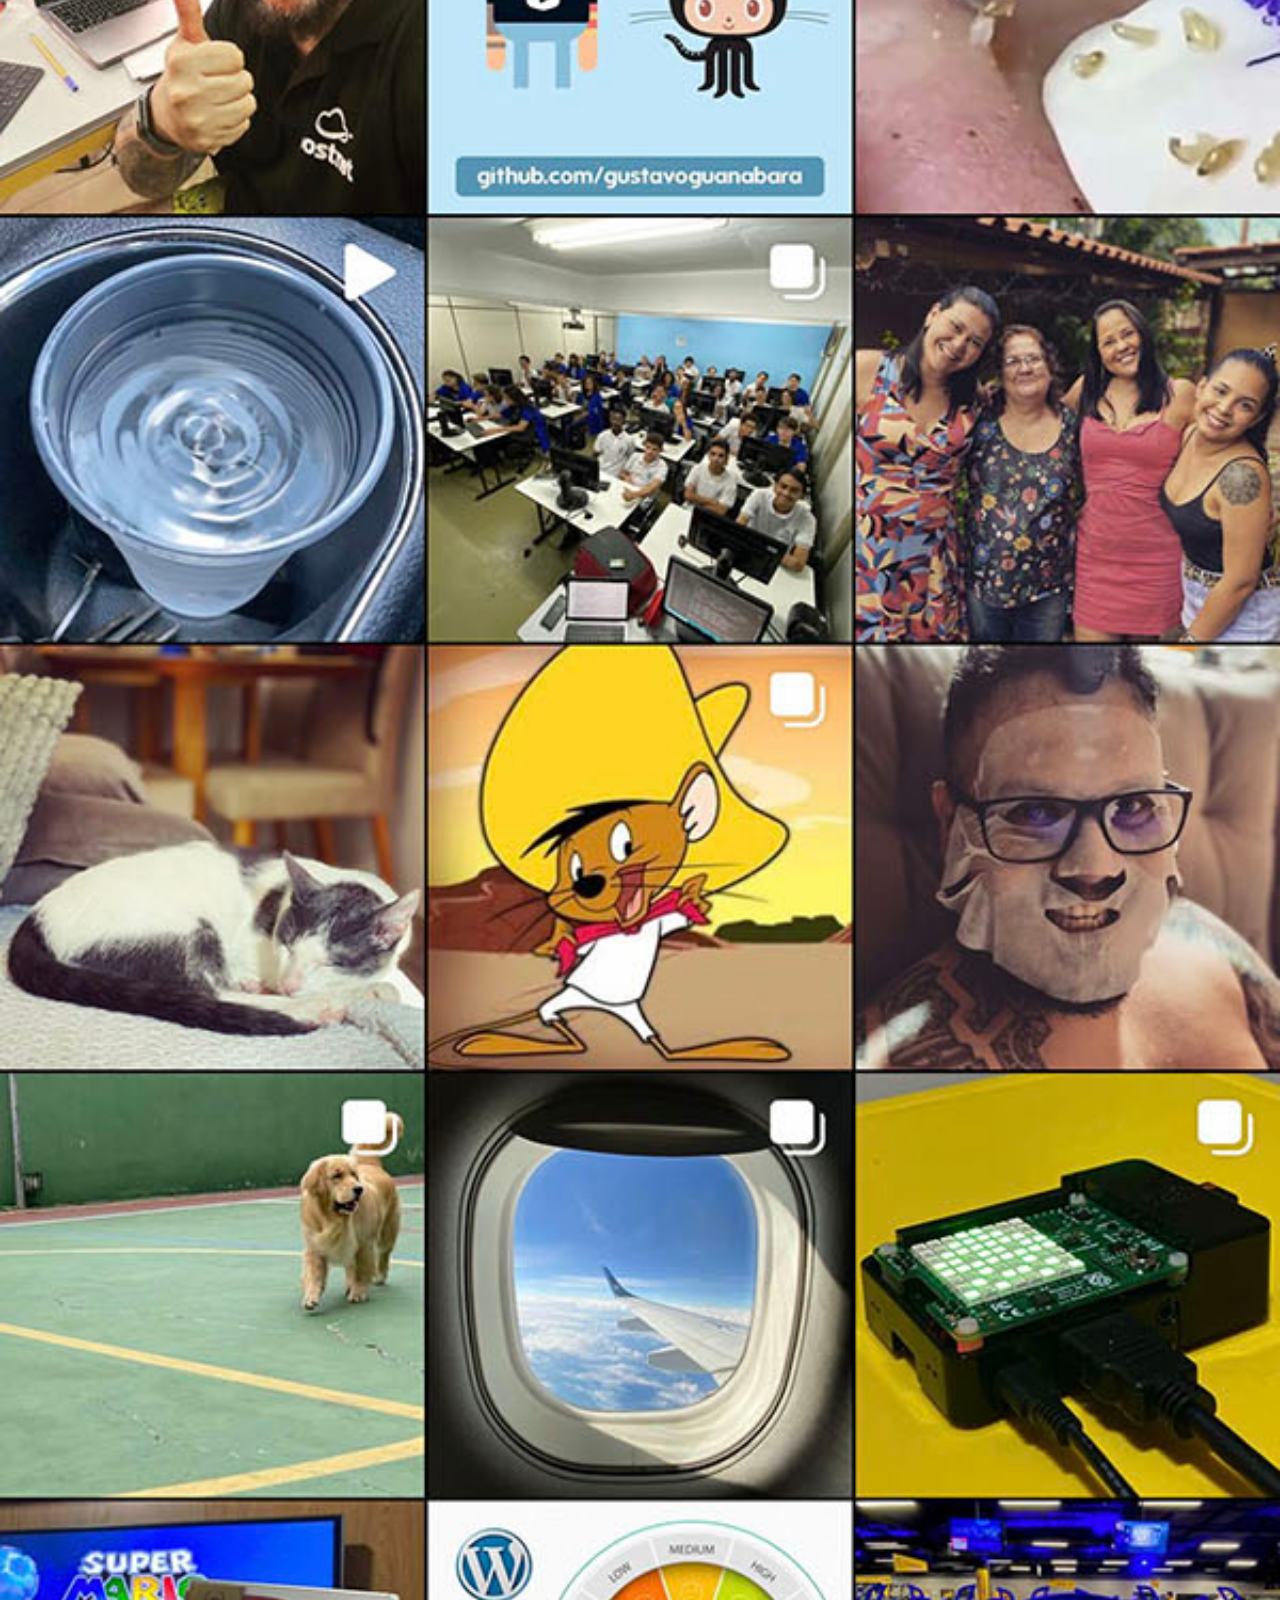
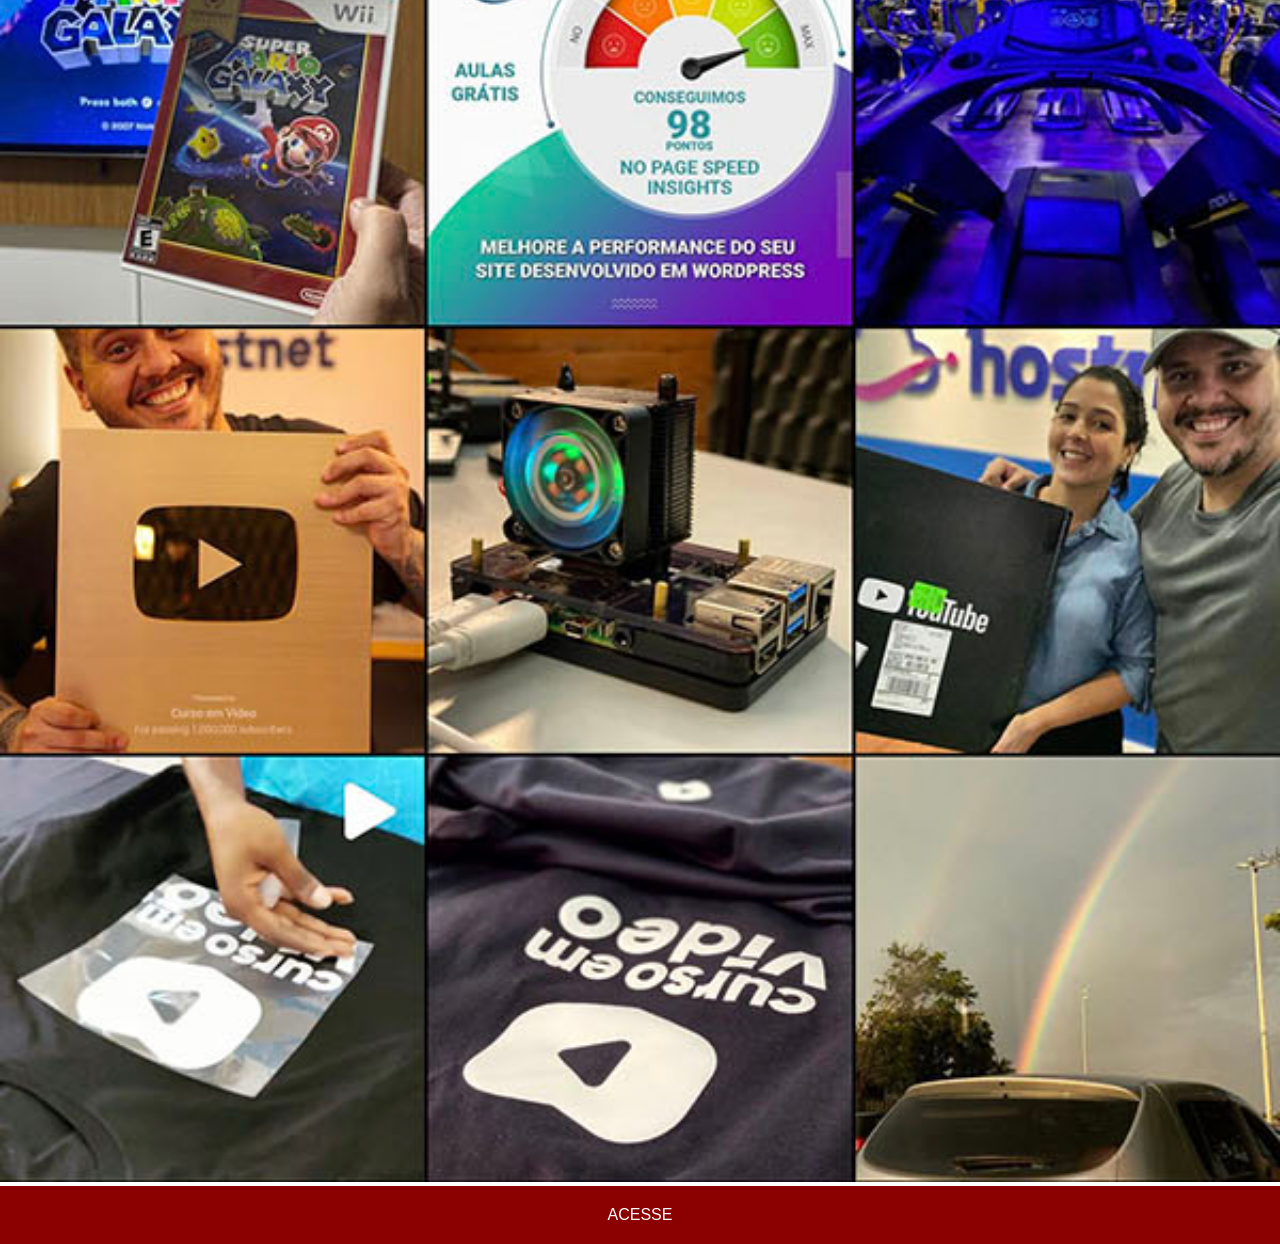
<file: instagram.html>
<!DOCTYPE html>
<html lang="pt-br">
<head>
    <meta charset="UTF-8">
    <meta name="viewport" content="width=device-width, initial-scale=1.0">
    <title>instagram</title>
    <link rel="stylesheet" href="estilo/social.css">
</head>
<body>
    <img src="imagens/tela-instagram.jpg" alt="instagram">
    <a href="https://www.instagram.com/gustavoguanabara/" target="_blank">ACESSE</a>
</body>
</html>
</file>
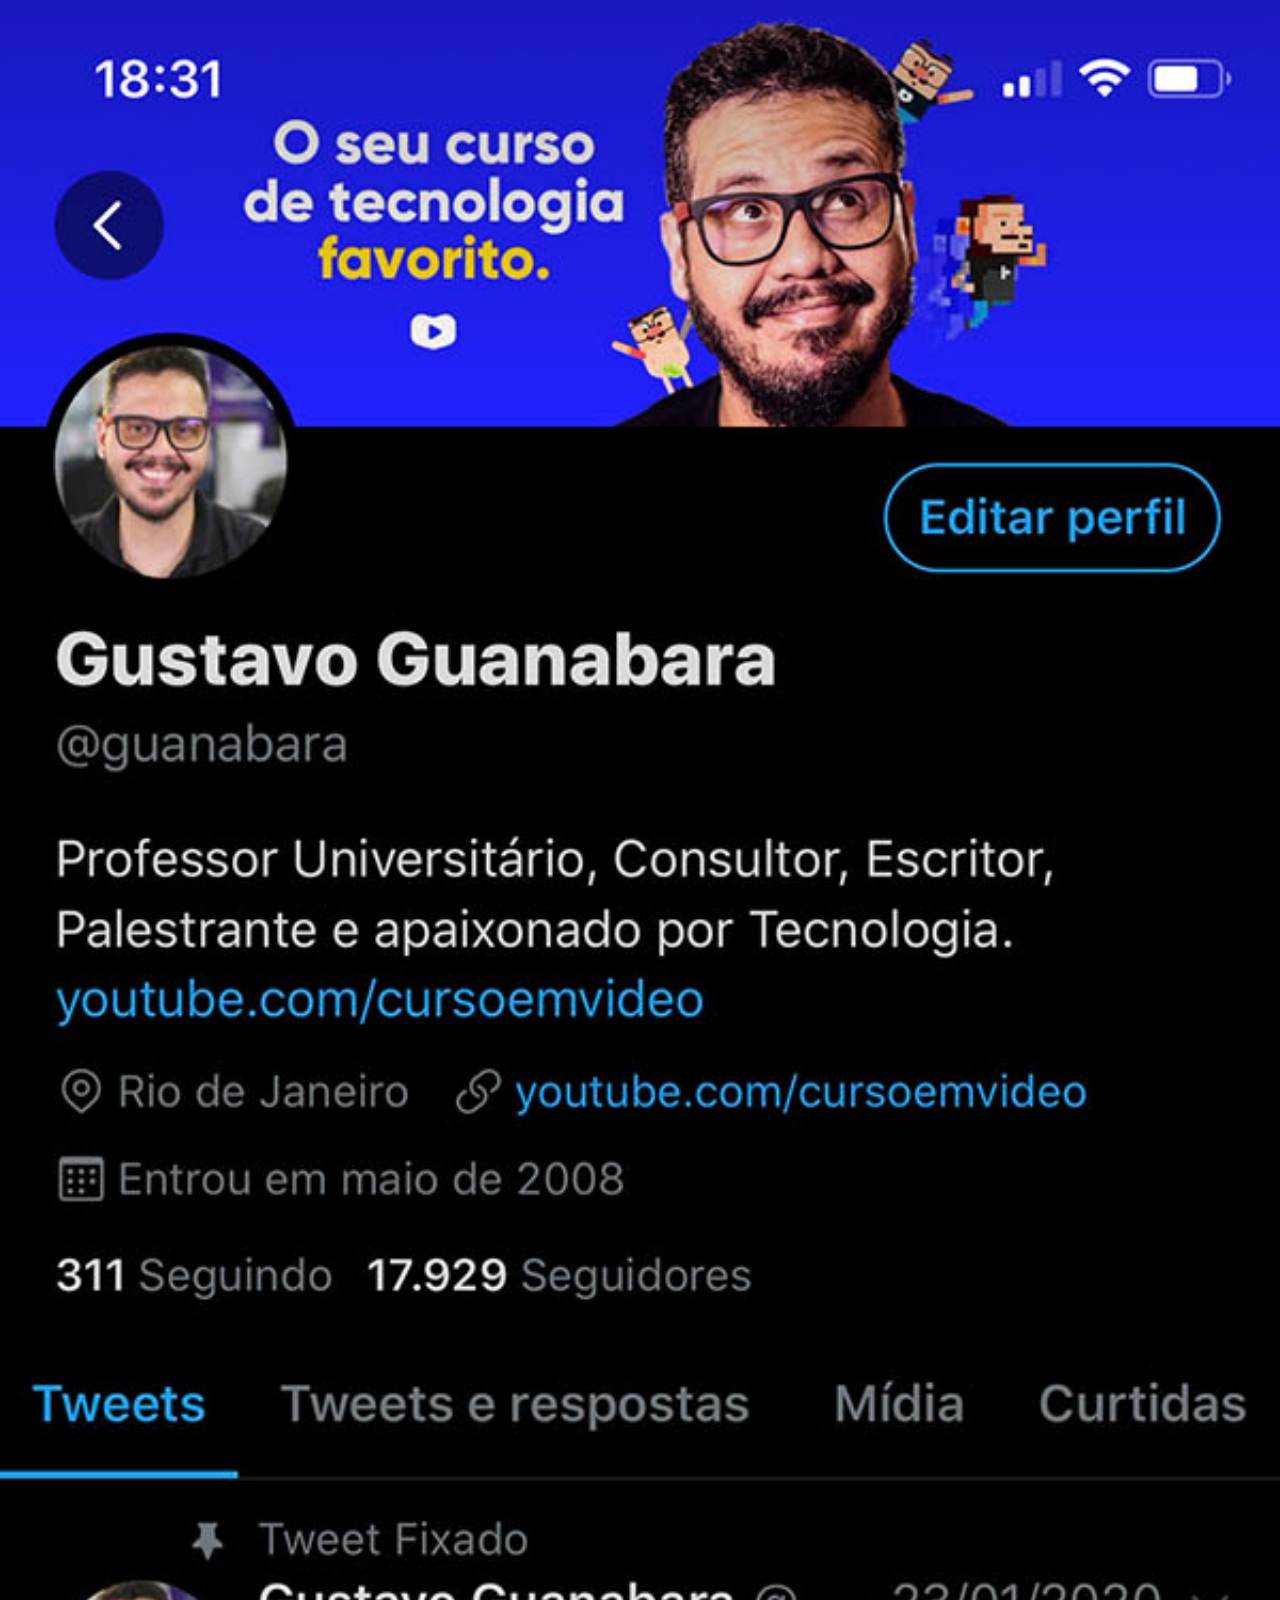
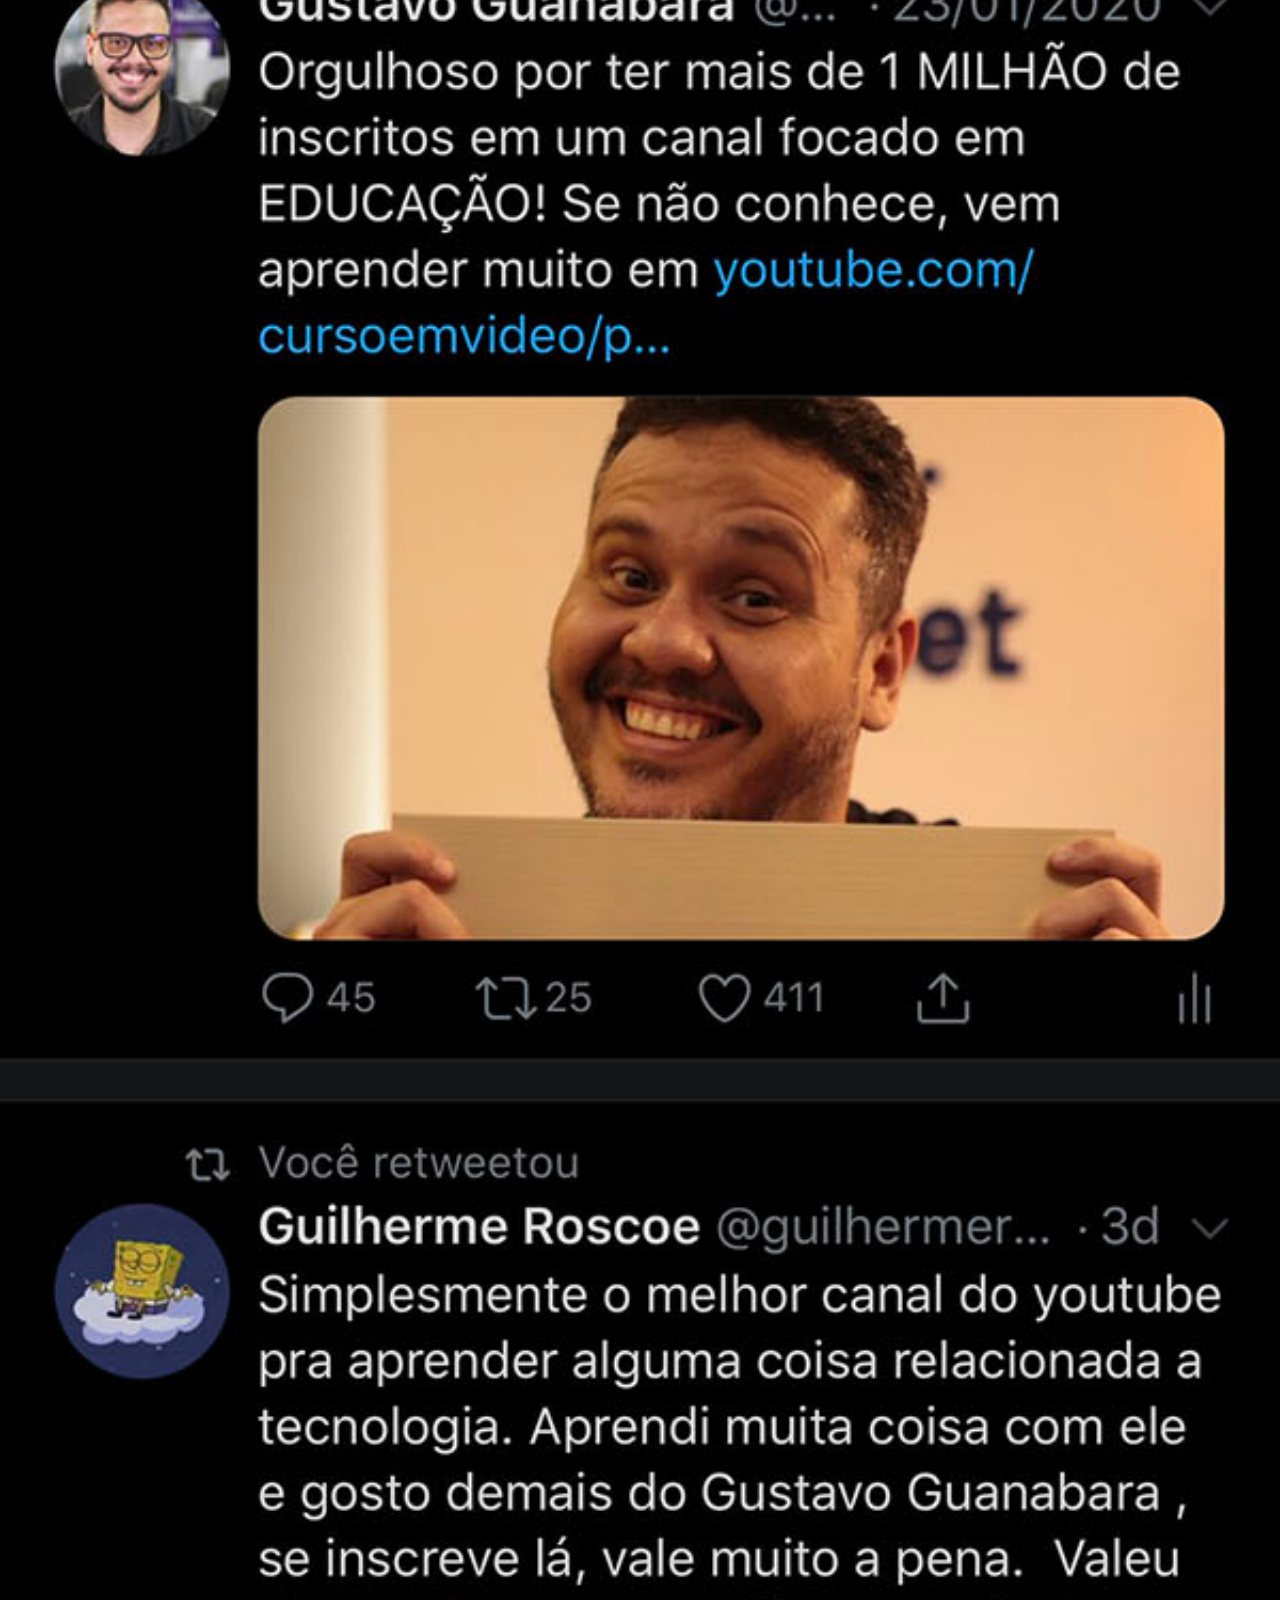
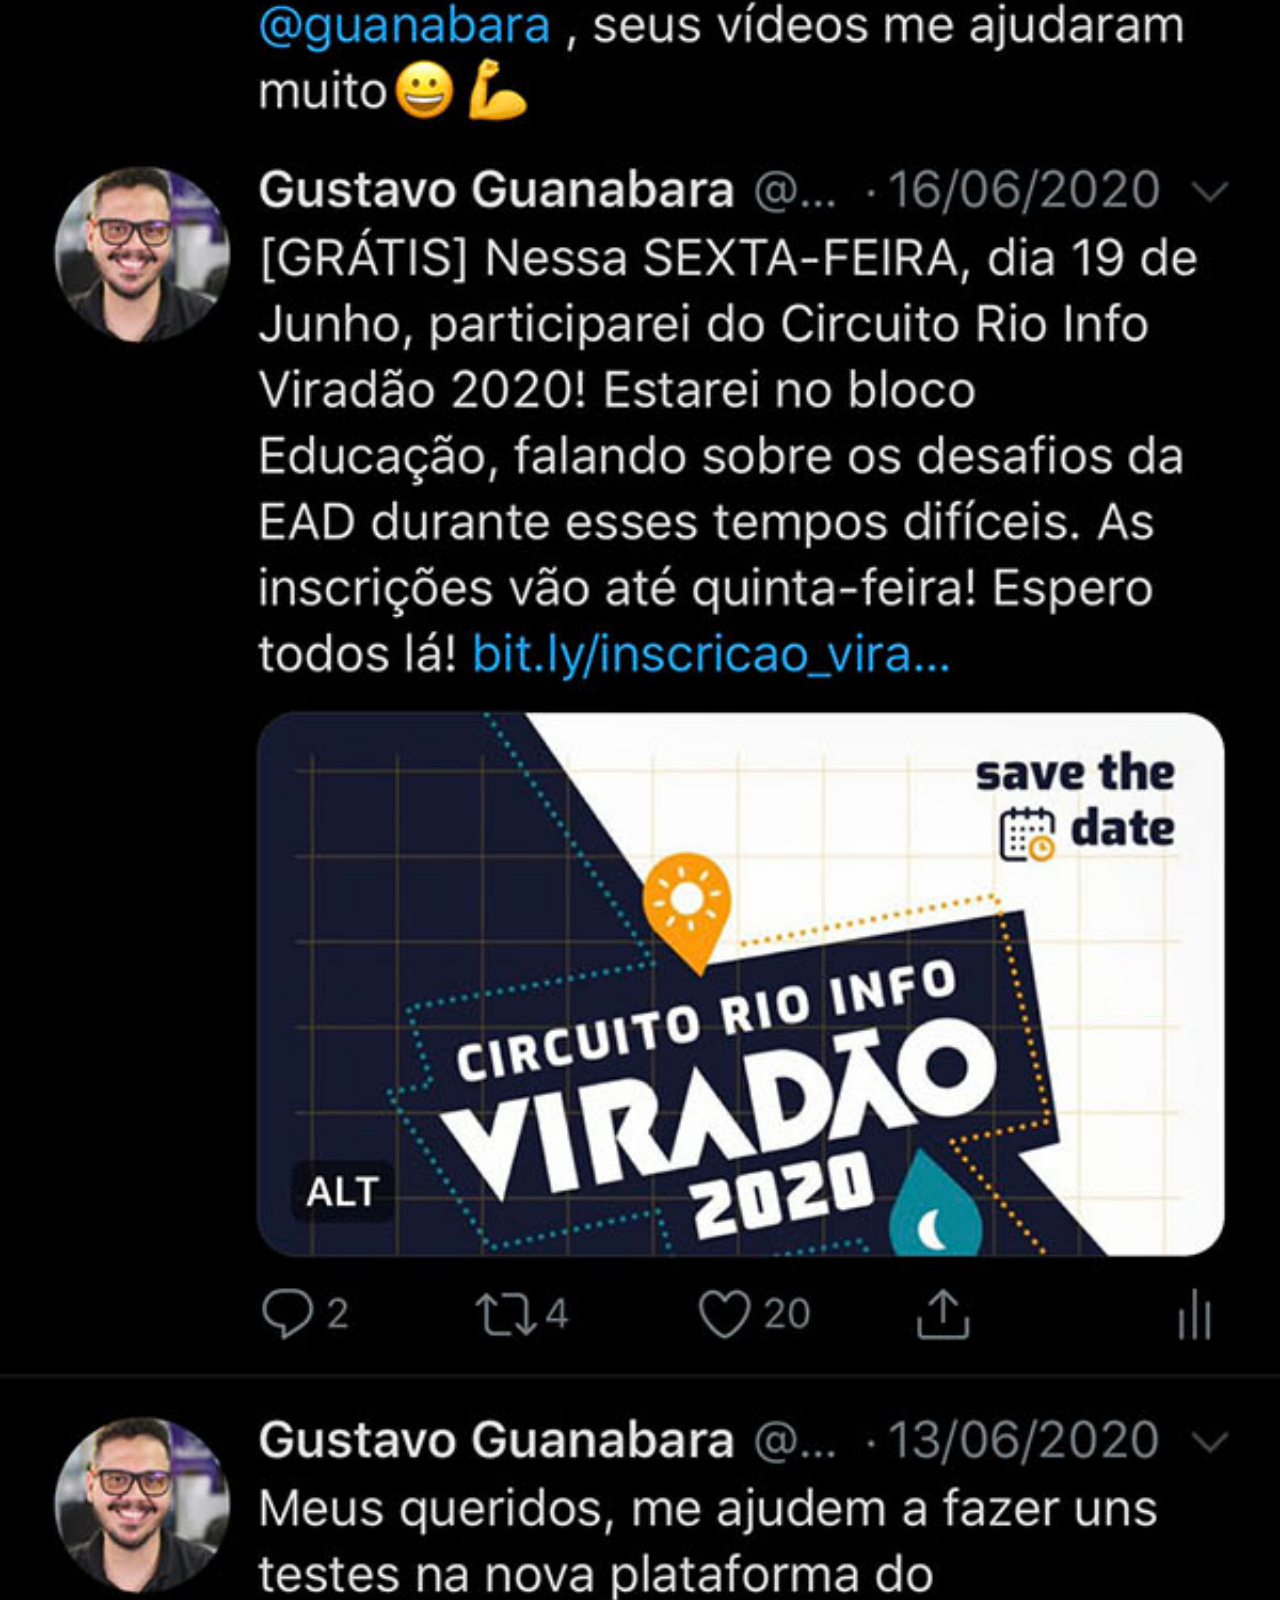
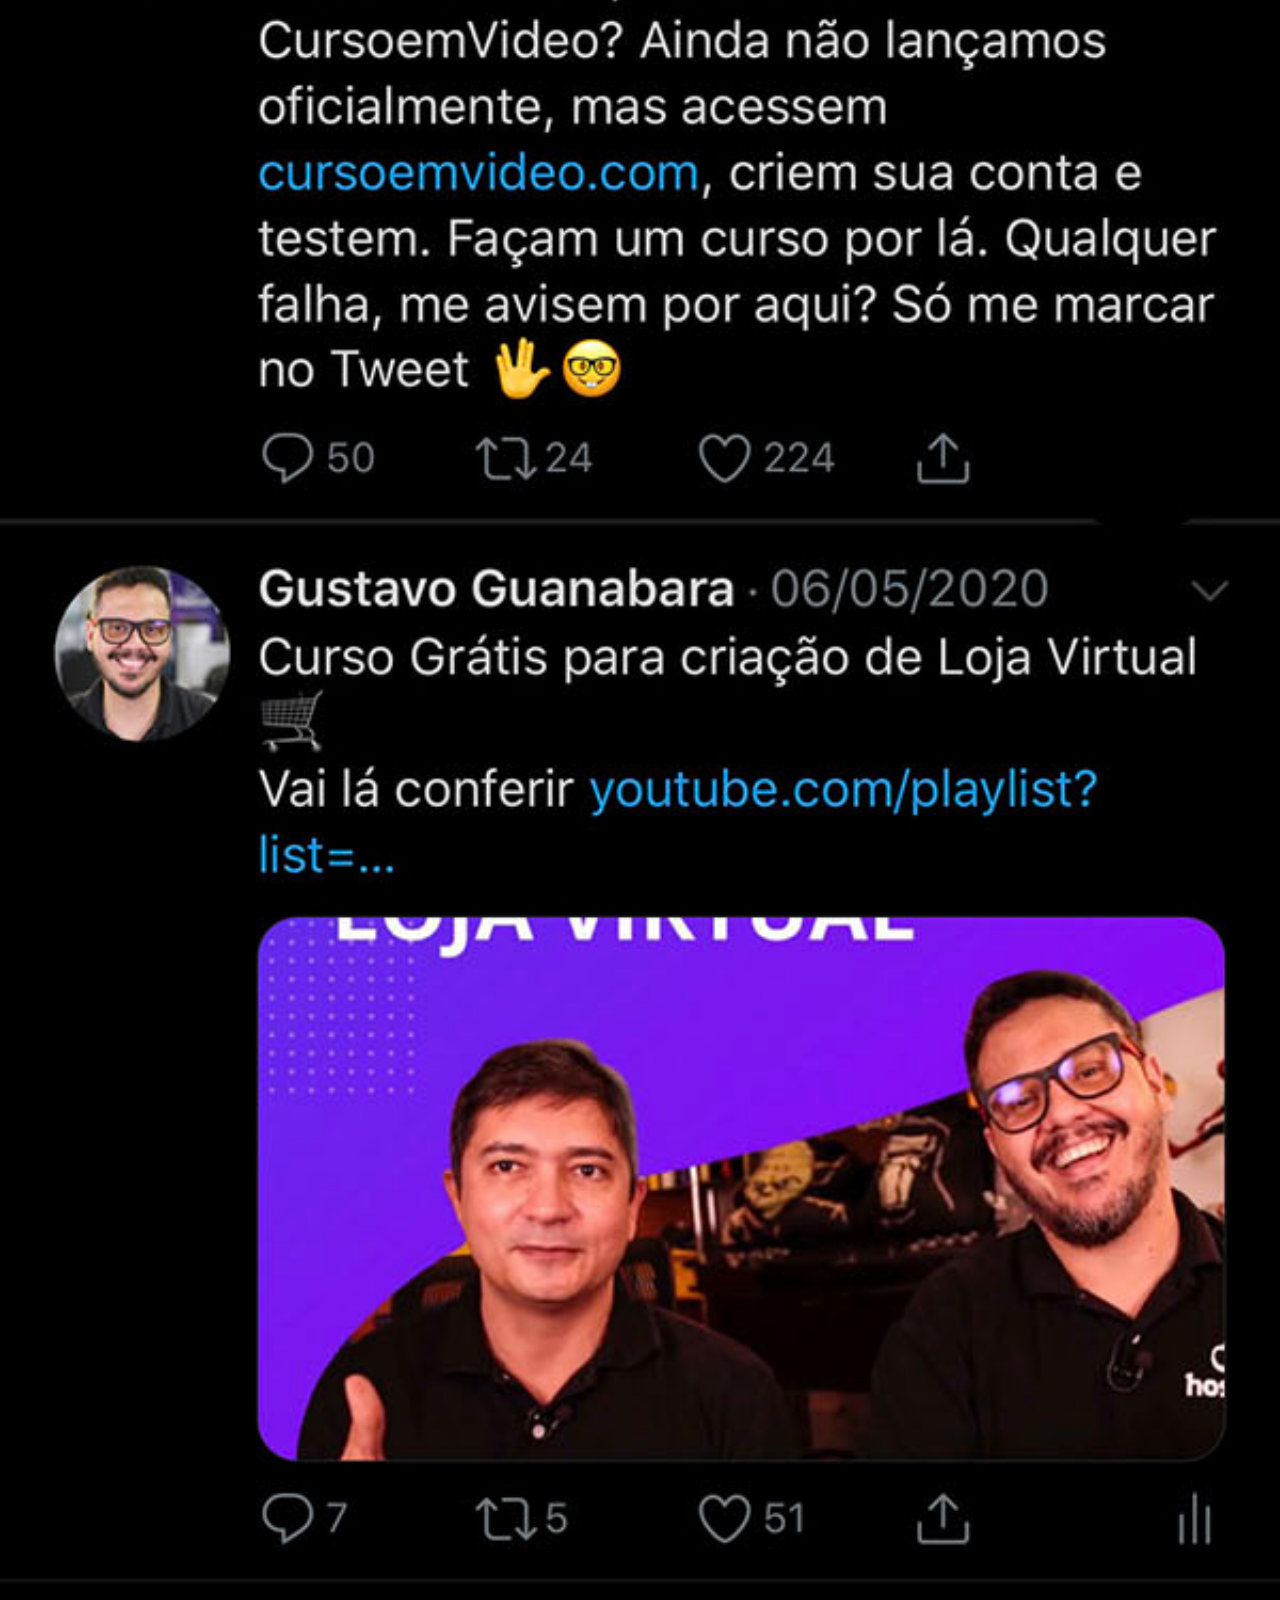
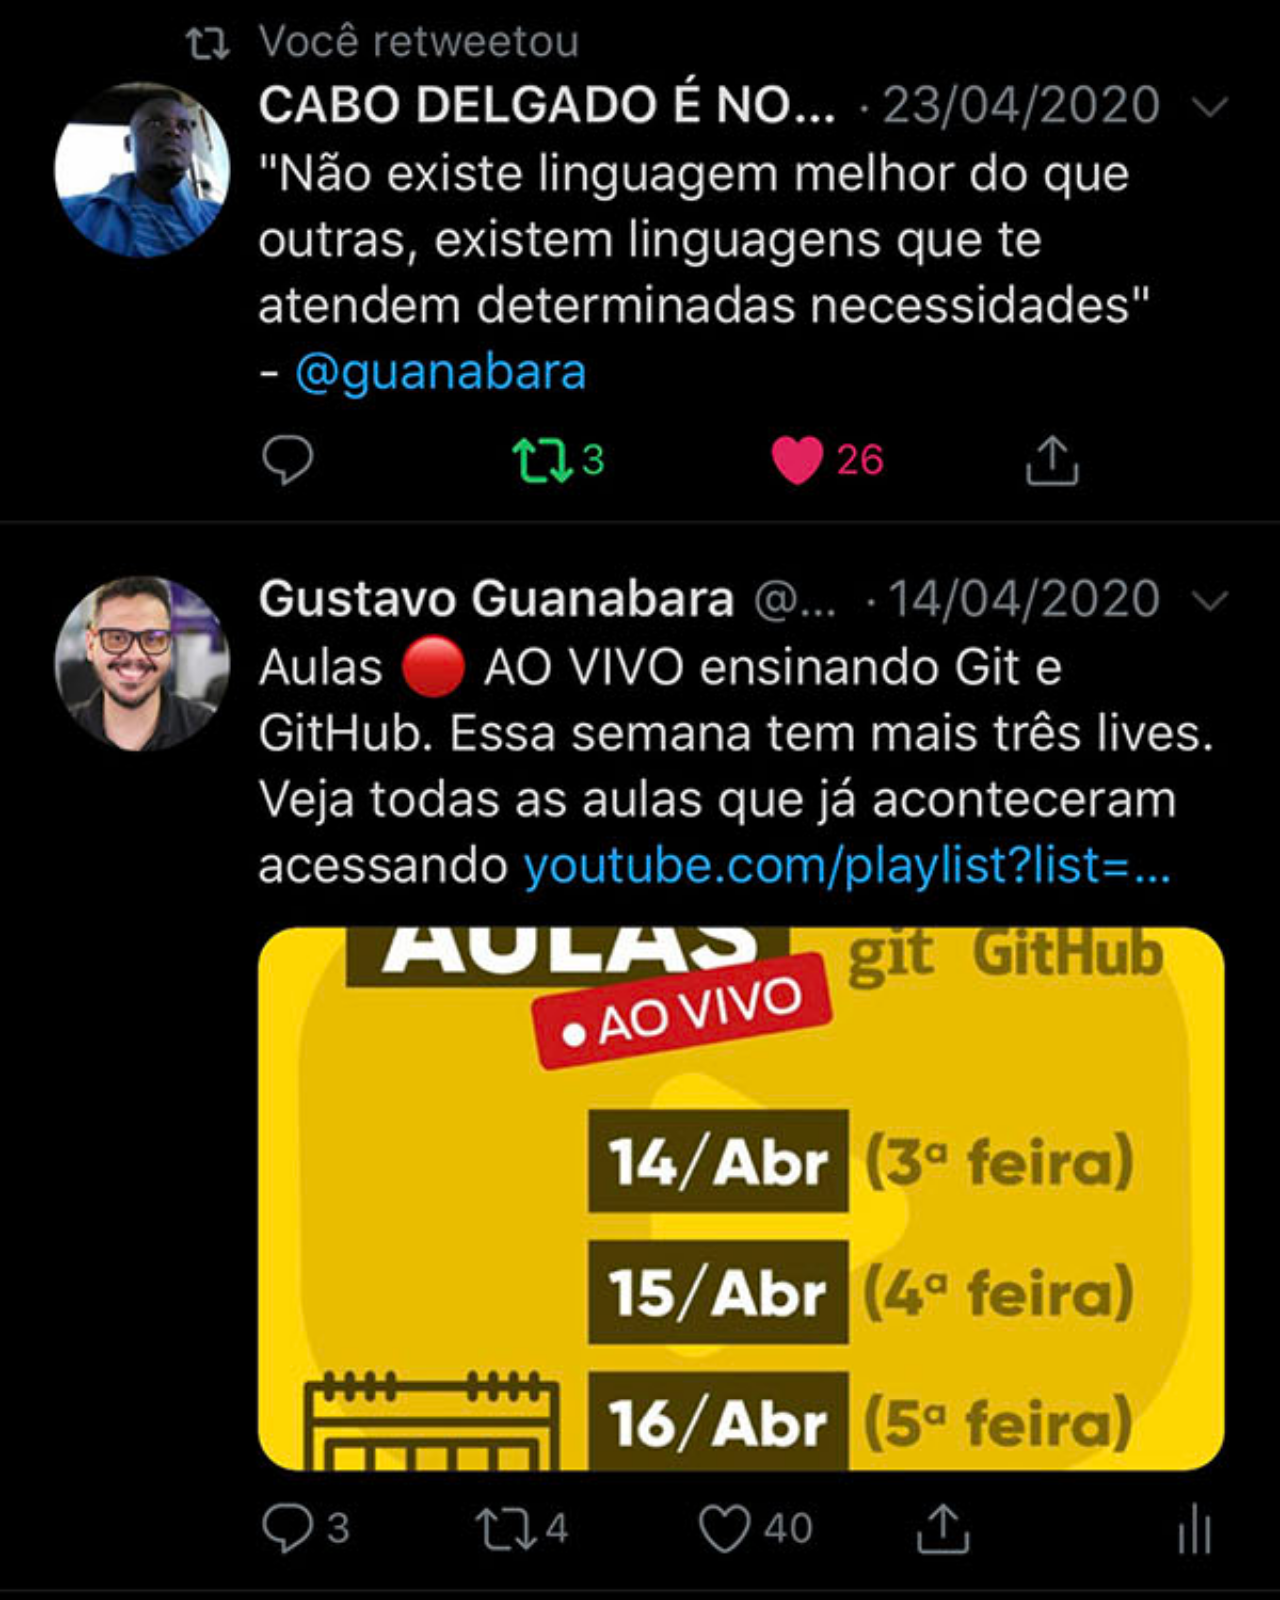
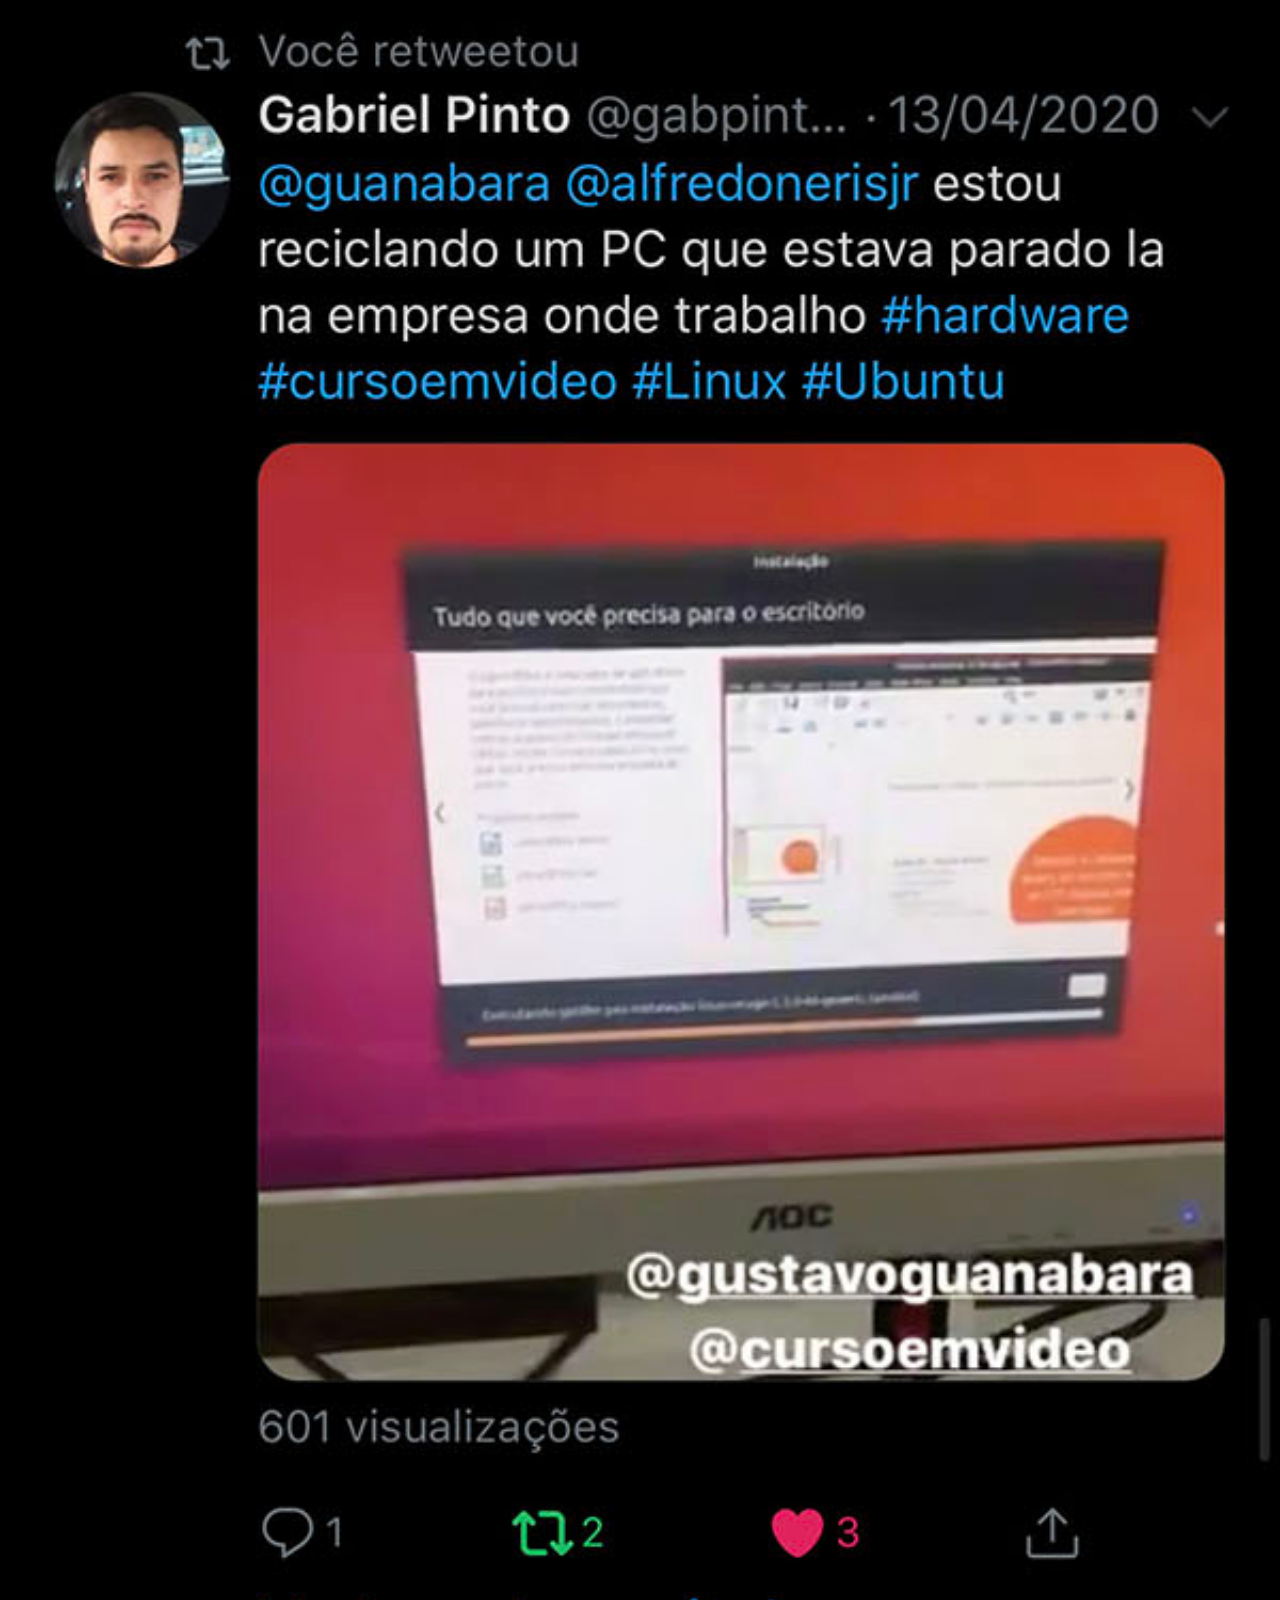
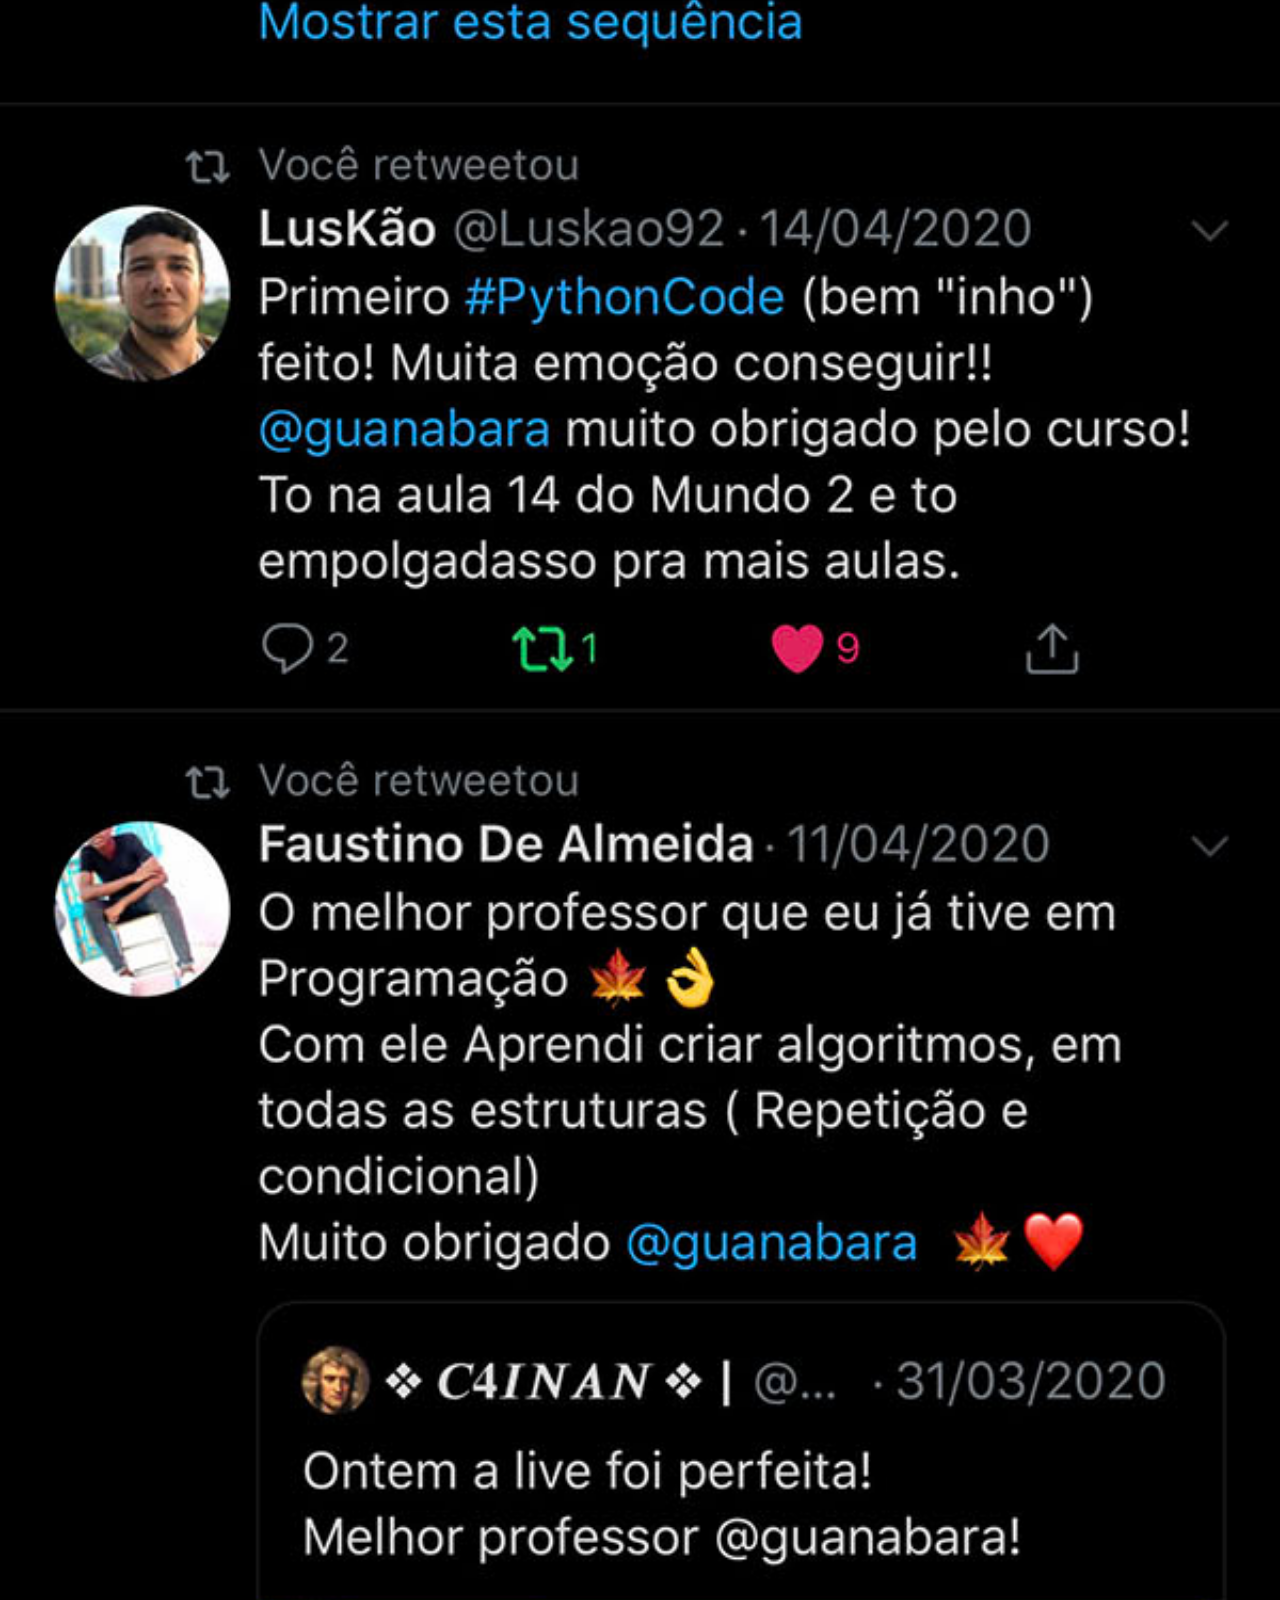
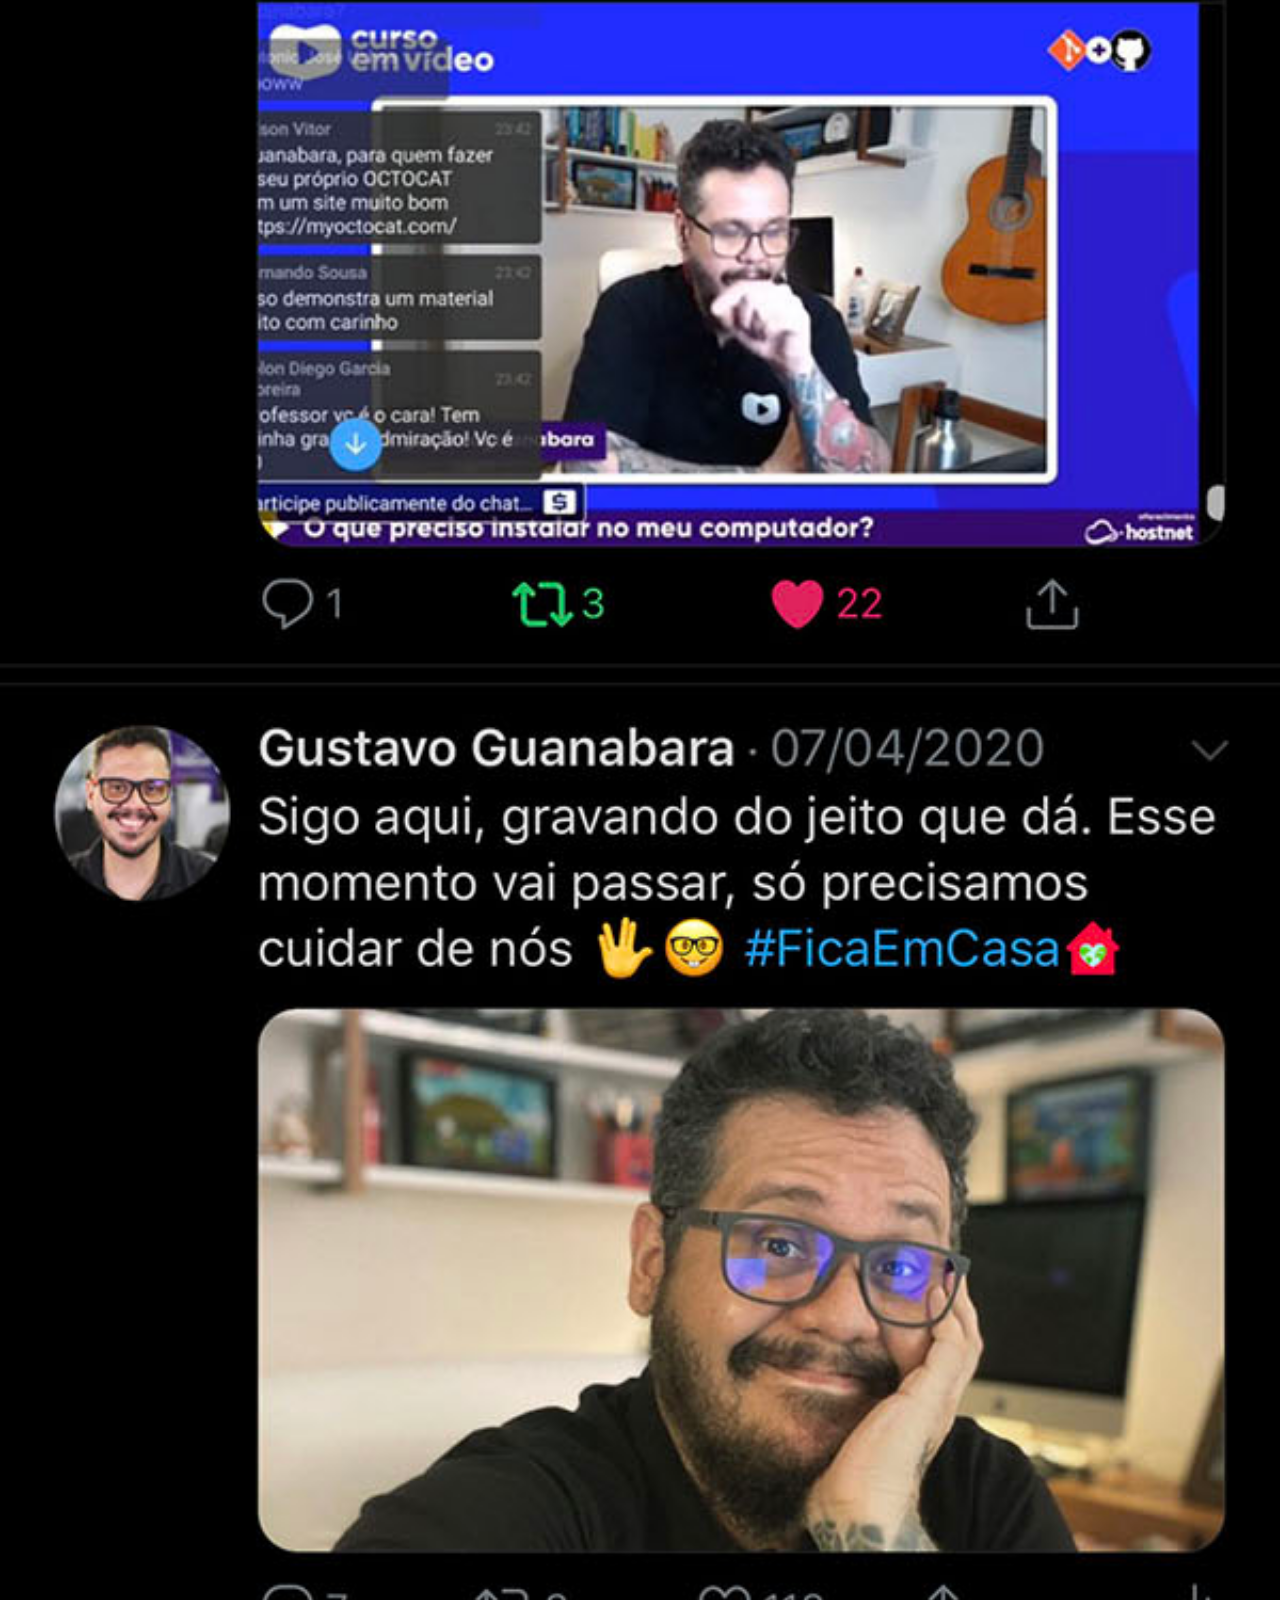
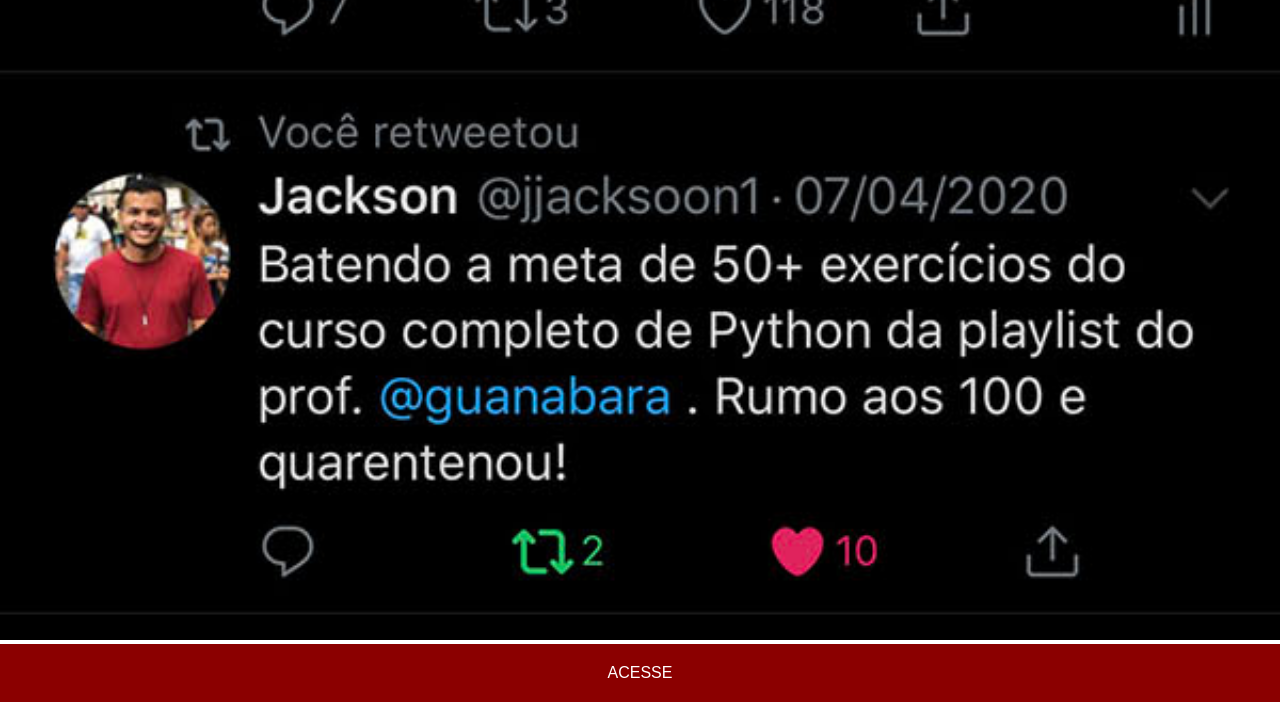
<file: twiter.html>
<!DOCTYPE html>
<html lang="pt-br">
<head>
    <meta charset="UTF-8">
    <meta name="viewport" content="width=device-width, initial-scale=1.0">
    <title>twiter</title>
    <link rel="stylesheet" href="estilo/social.css">
</head>
<body>
    <img src="imagens/tela-twitter.jpg" alt="twiter">
    <a href="https://x.com/guanabara" target="_blank">ACESSE</a>
</body>
</html>
</file>
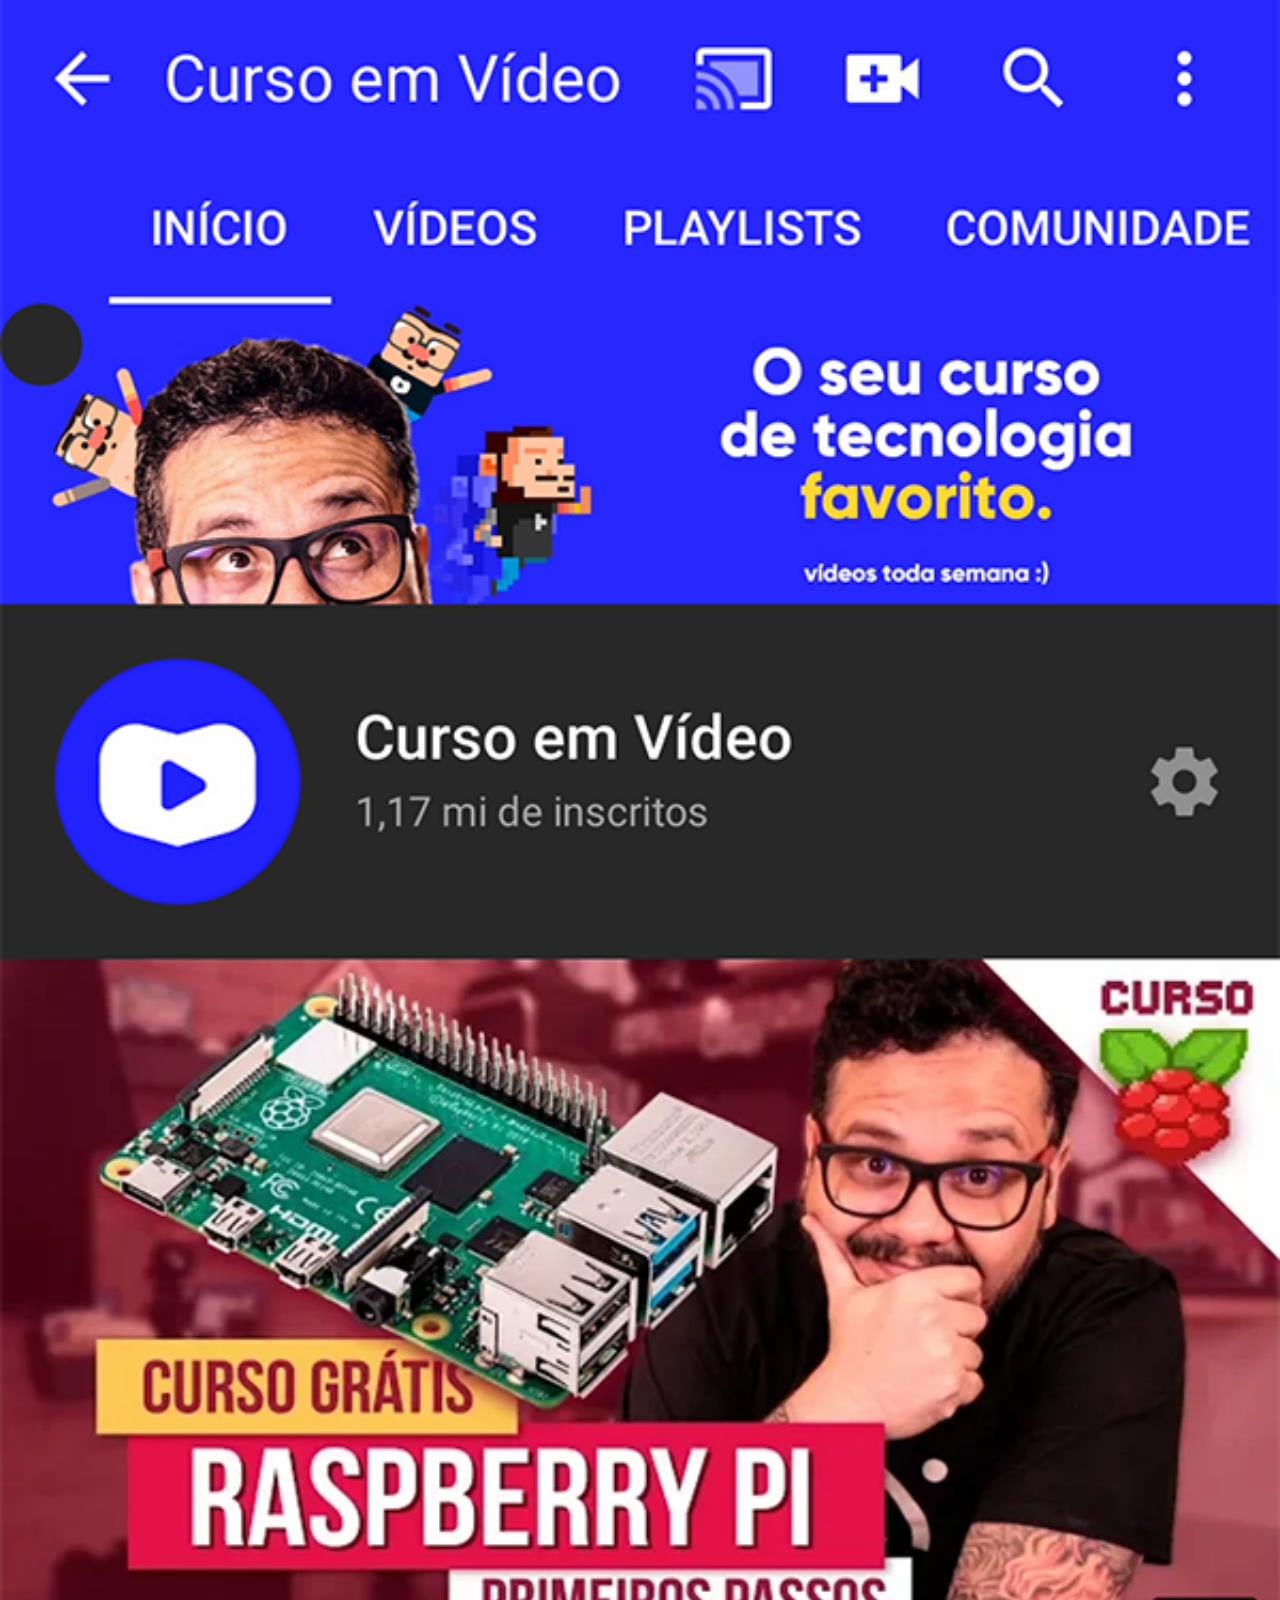
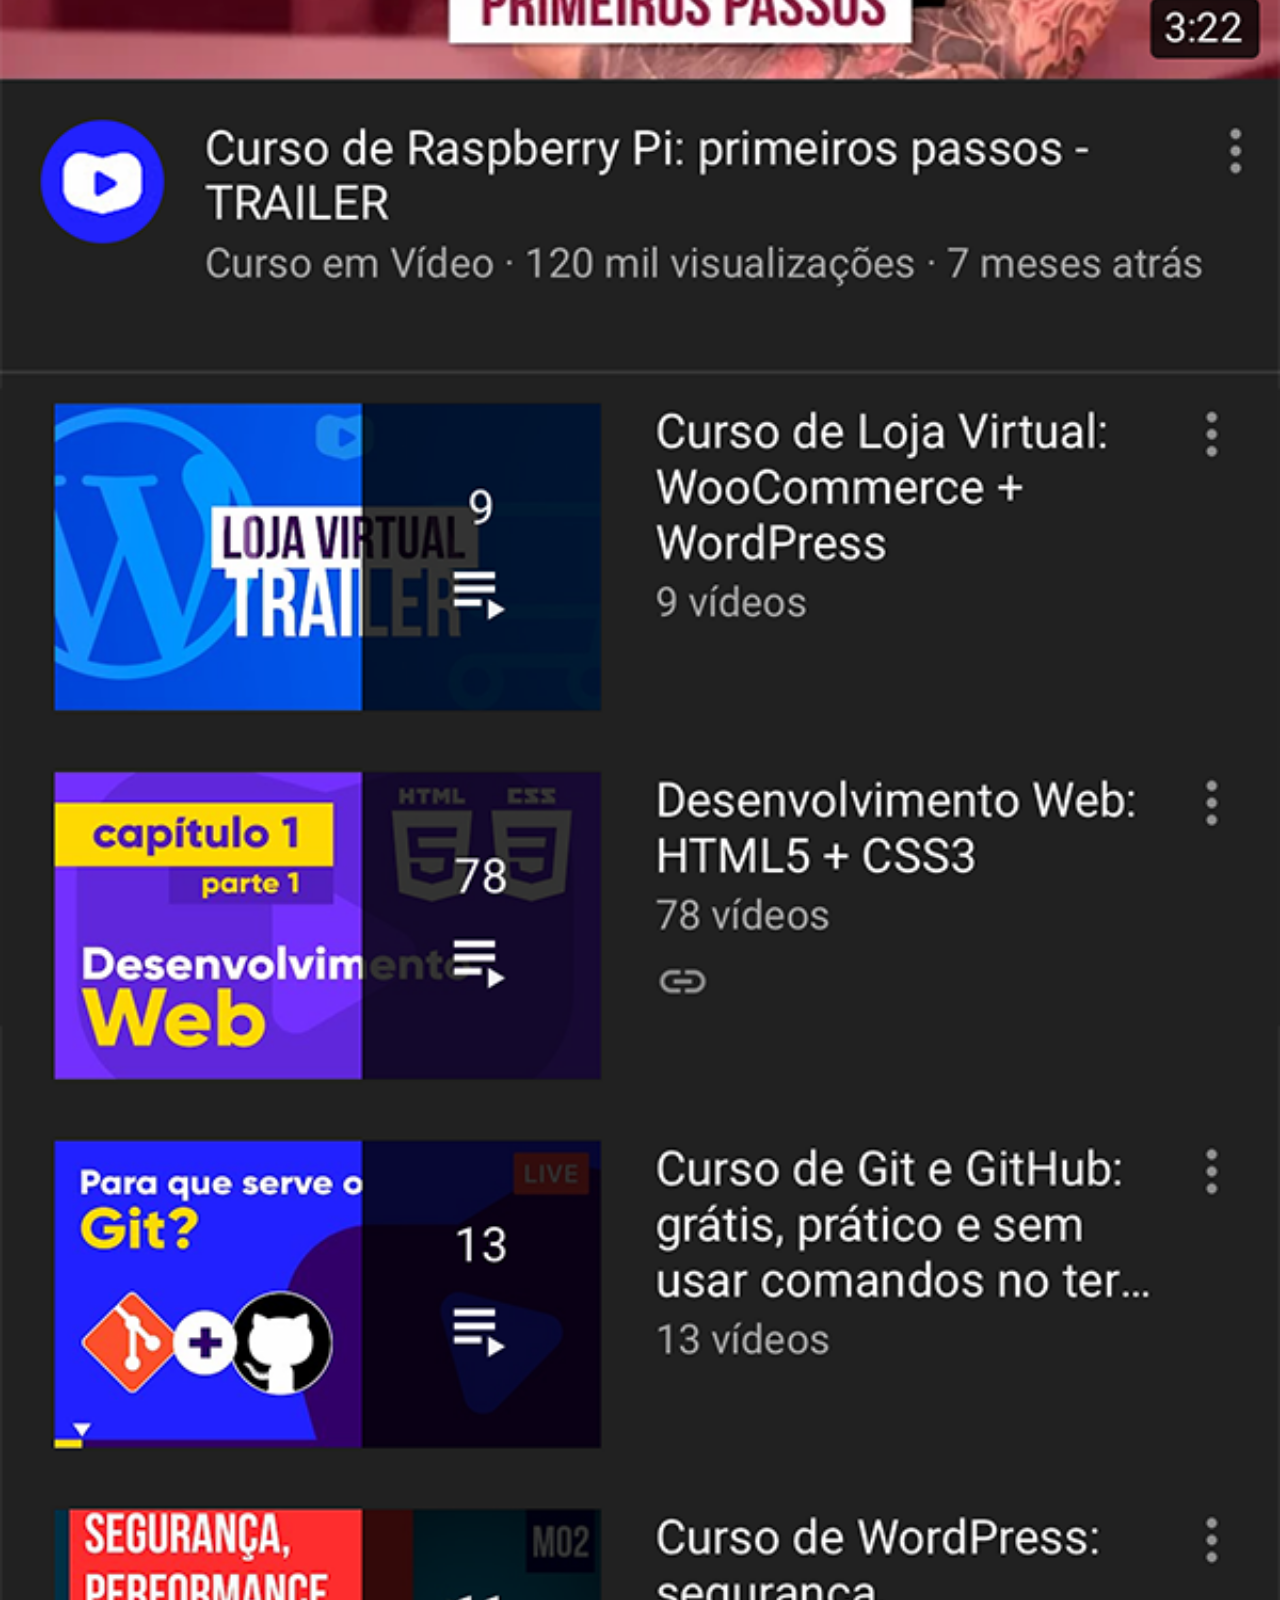
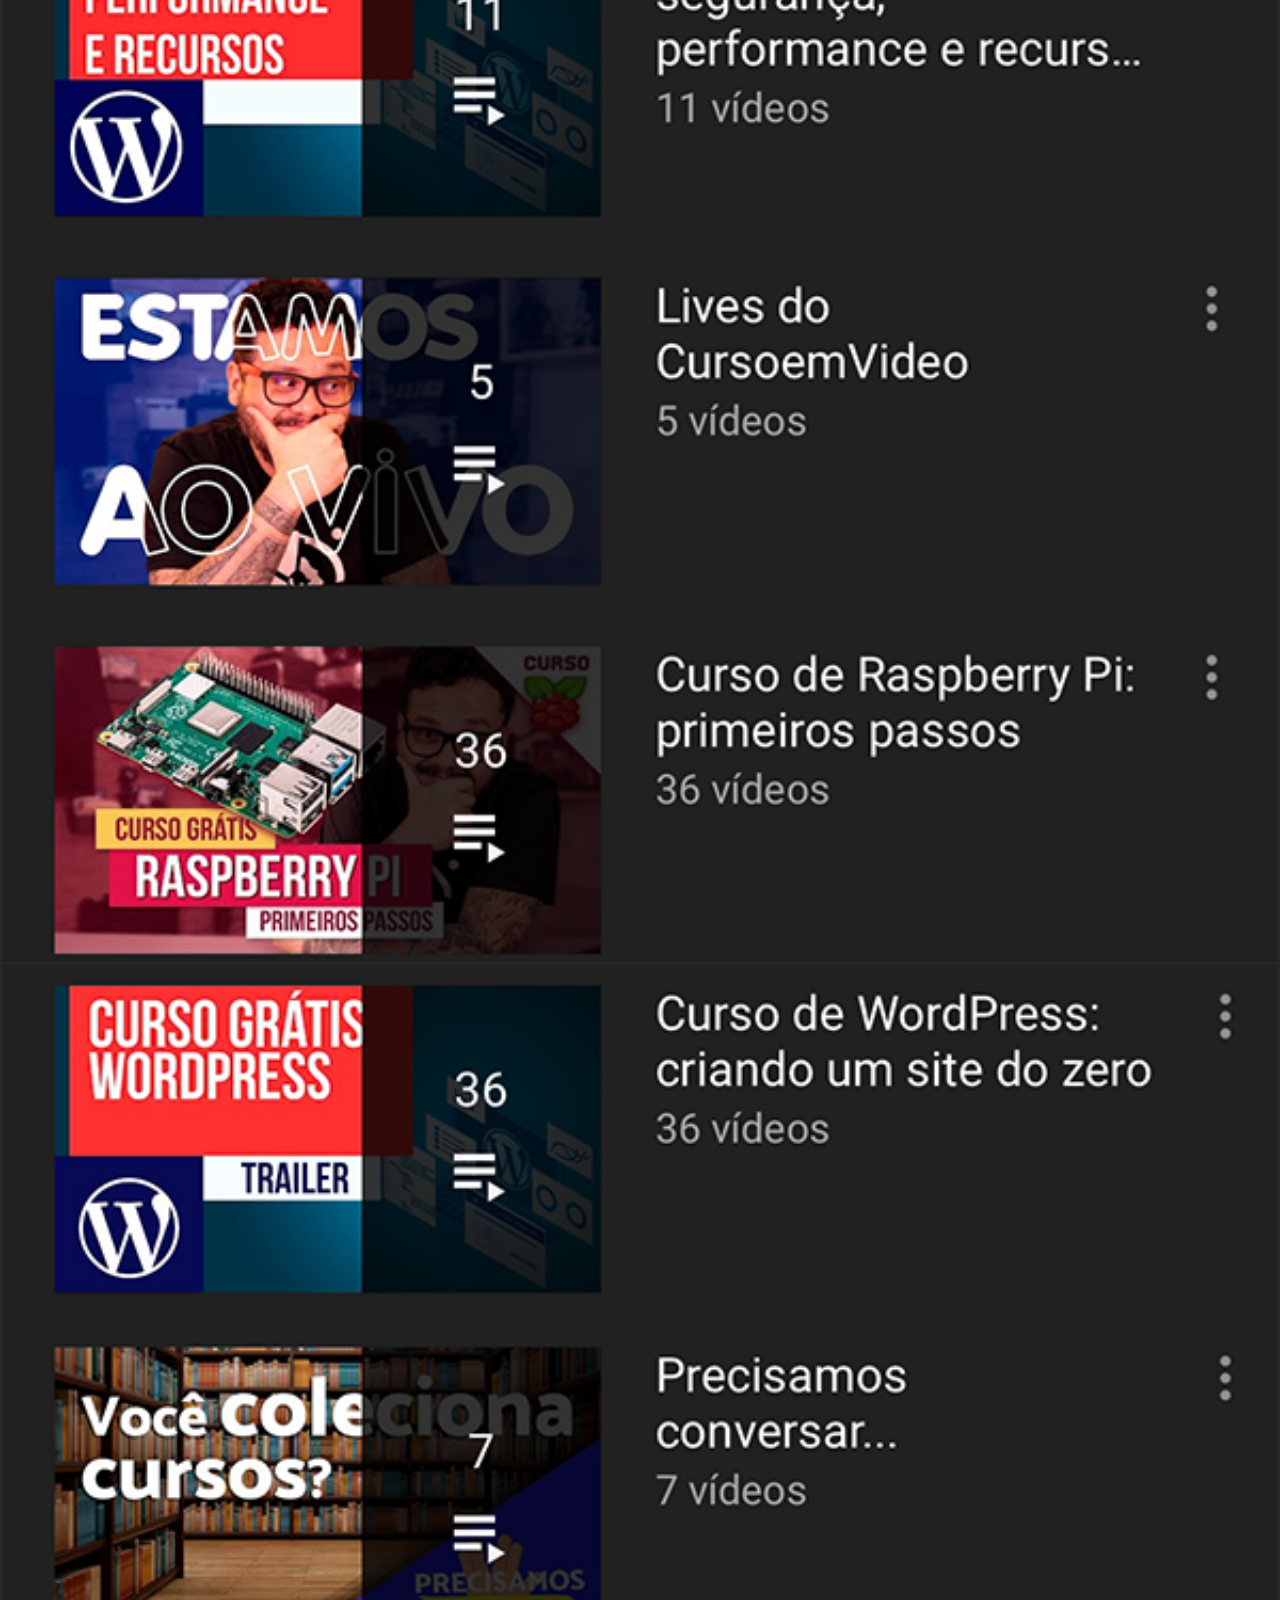
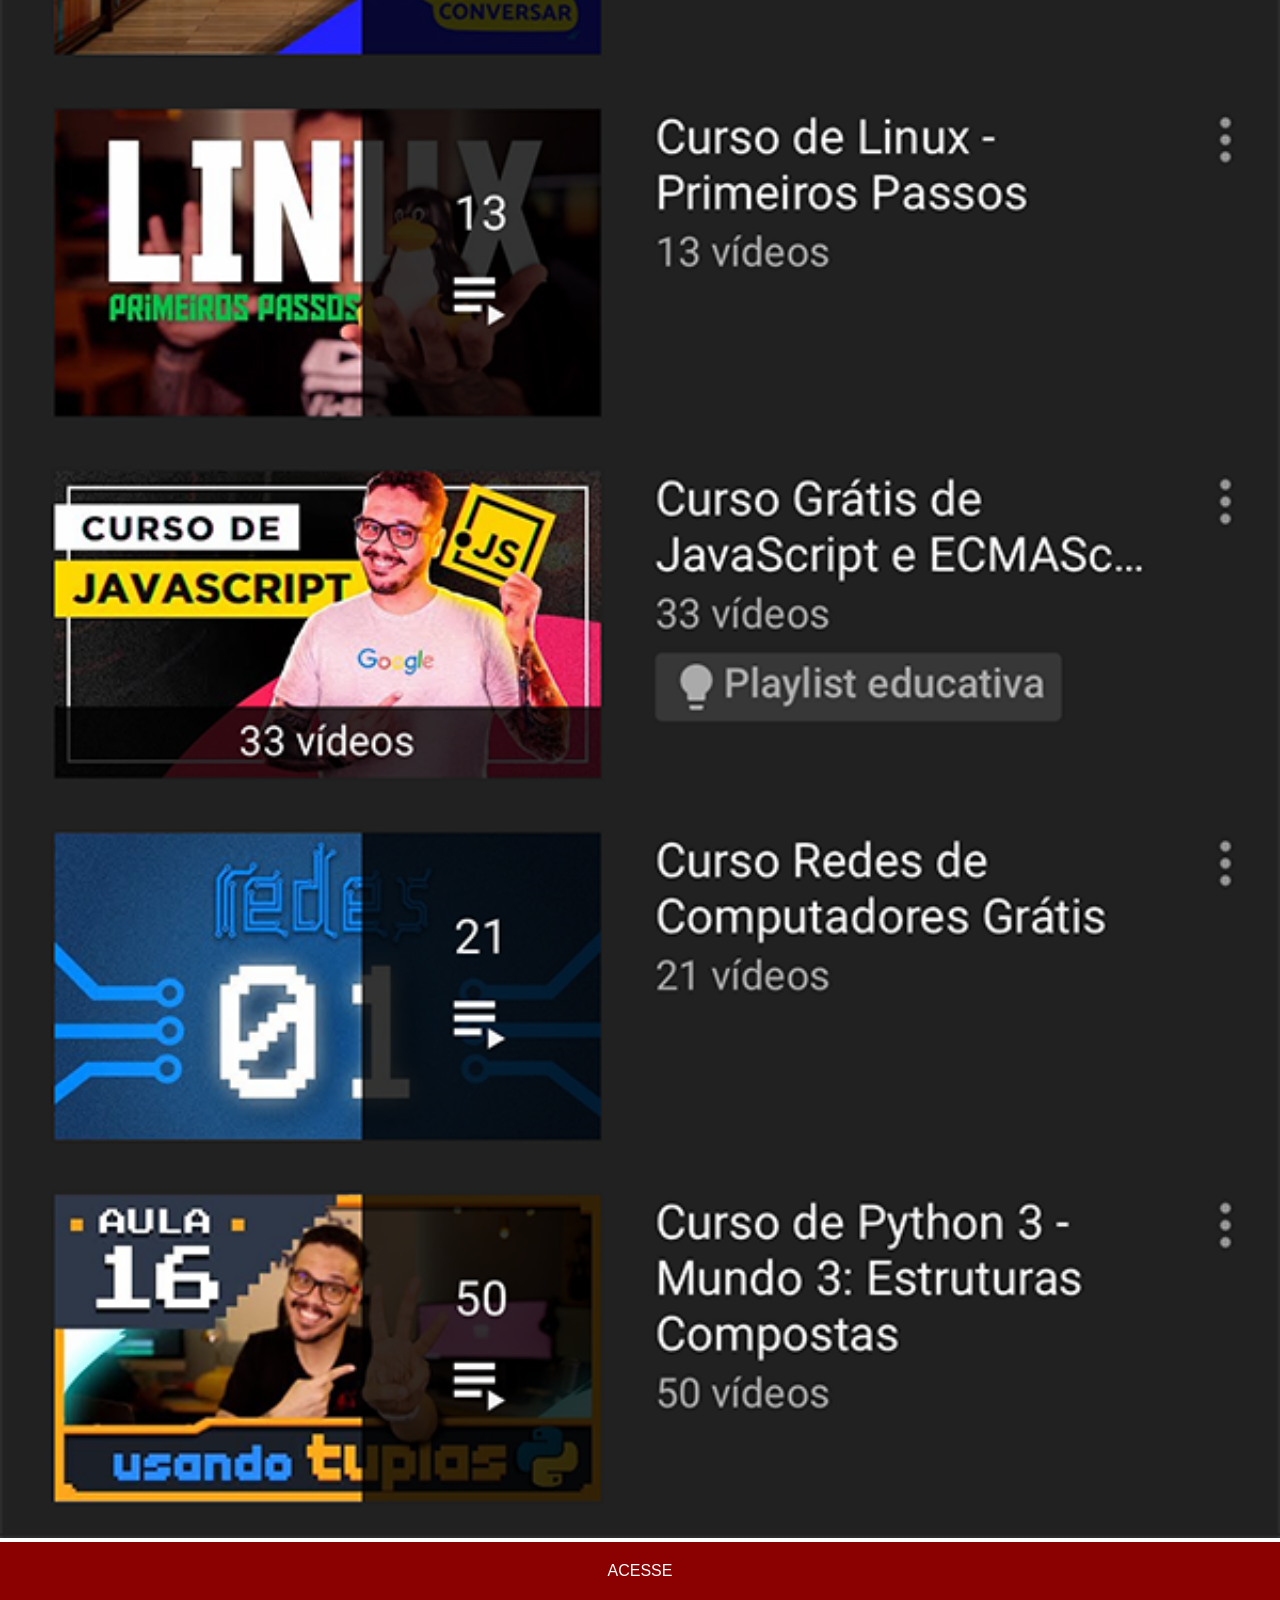
<file: youtube.html>
<!DOCTYPE html>
<html lang="pt-br">
<head>
    <meta charset="UTF-8">
    <meta name="viewport" content="width=device-width, initial-scale=1.0">
    <title>youtube</title>
    <link rel="stylesheet" href="estilo/social.css">
</head>
<body>
    <img src="imagens/tela-youtube.png" alt="youtube">
    <a href="https://www.youtube.com/results?search_query=curso+em+video" target="_blank">ACESSE</a>
</body>
</html>
</file>
<file: style/stylestyle.css>
@charset "UTf-8";

*{
    margin: 0px;
    padding: 0px;
}

html, body{
    height: 100vh;
    width: 100vw;
    background-color: black;
}

body{
    background: url(../imagens/fundo-madeira.jpg) no-repeat top center;
    background-size: cover;
    background-attachment: fixed;
}

main{
    height: 100vh;
    position: relative;
}

section#telephone{
    height: 627px;
    width: 331px;
    position: absolute;

    top: 50%;
    left: 50%;

    transform: translate(-50%, -50%);

    background: url(../imagens/frame-iphone.png) no-repeat;
}

iframe#tela{
    position: relative;
    top: 80px;
    left: 22px;
    width: 267px;
    height: 471px;
}

section#social-media img{
   width: 50px; 
   margin: 10px;
   border-radius: 50%;
   box-shadow: 2px 2px 5px rgba(0, 0, 0, 0.247);  
}

section#social-media{
    text-align: right;
}

section#social-media img:hover{
    border: 2px solid white;
    transform: translate(-5px, -5px);
    box-shadow: 4px 4px 8px rgba(0, 0, 0, 0.192);
    transition: 0.5s;
}
</file>
<file: estilo/social.css>
@charset "UTF-8";

*{
    margin: 0px;
    padding: 0px;
    font-family: Arial, Helvetica, sans-serif;
}

::-webkit-scrollbar{
    width: 0px;
    height: 0px;
}
IMG{
    width: 100vw;
}

a{  
    display: block;
    background-color: darkred;
    color: white;
    padding: 20px;
    text-align: center;
    text-decoration: none;
}

a:hover{
    background-color: red;
}
</file>
